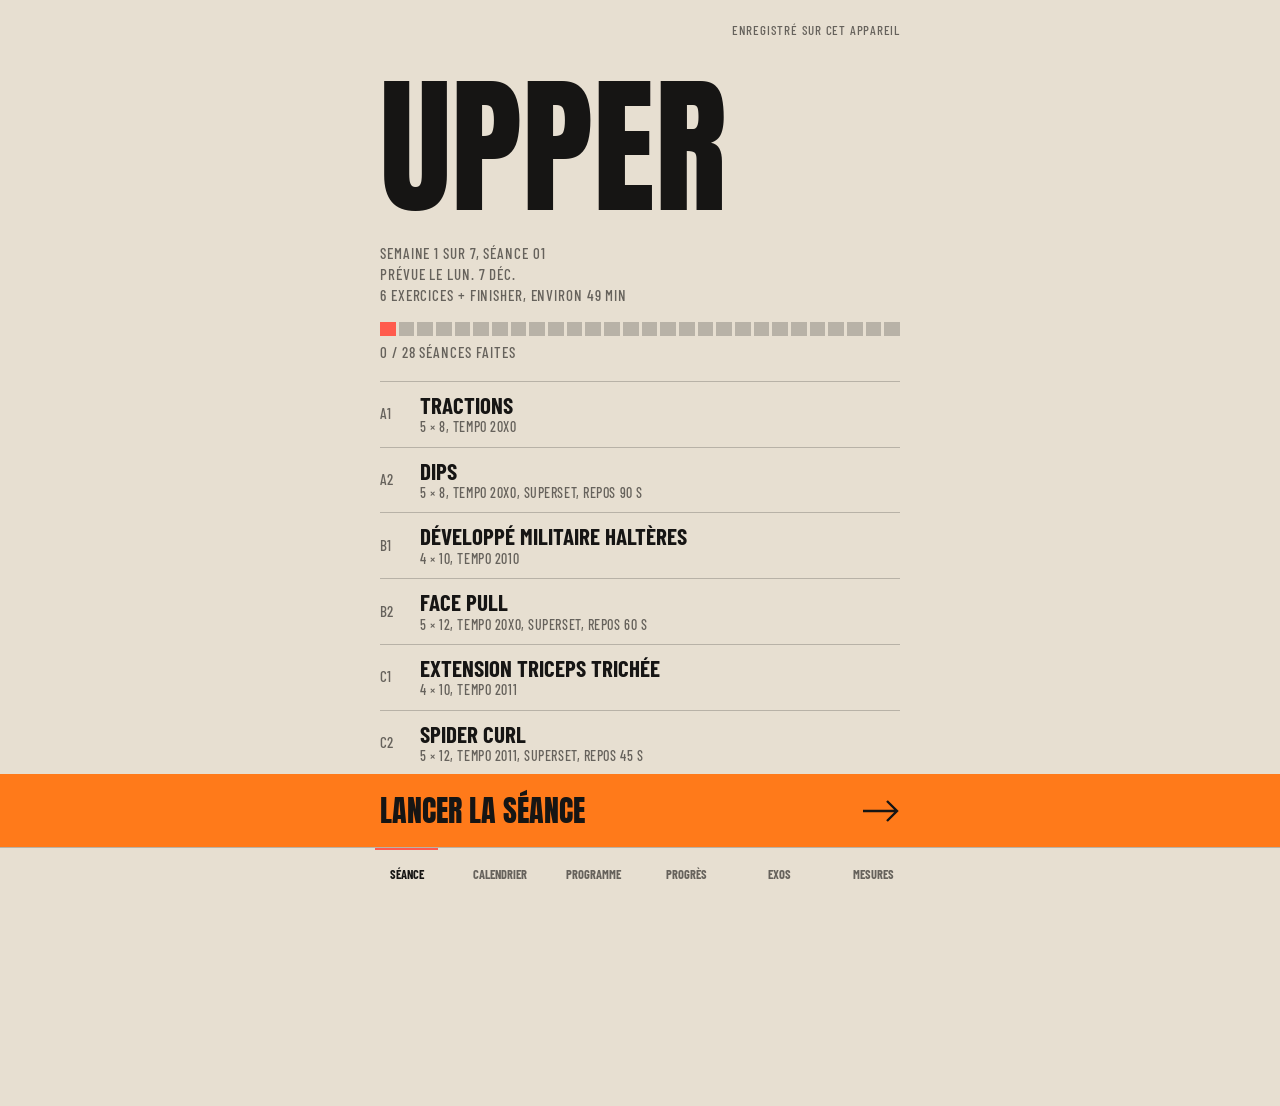
<file: index.html>
<!doctype html>
<html lang="fr">
<head>
<meta charset="utf-8">
<meta name="viewport" content="width=device-width, initial-scale=1, viewport-fit=cover">
<meta name="apple-mobile-web-app-capable" content="yes">
<meta name="mobile-web-app-capable" content="yes">
<meta name="apple-mobile-web-app-status-bar-style" content="black-translucent">
<meta name="apple-mobile-web-app-title" content="S7">
<meta name="theme-color" content="#161514">
<meta name="format-detection" content="telephone=no">
<title>S7 — Carnet SUPER7</title>
<link rel="manifest" href="manifest.webmanifest">
<link rel="apple-touch-icon" href="icons/apple-touch-icon.png">
<link rel="icon" type="image/png" sizes="192x192" href="icons/icon-192.png">
<link rel="preload" href="fonts/anton-latin-400-normal.woff2" as="font" type="font/woff2" crossorigin>
<link rel="preload" href="fonts/barlow-condensed-latin-700-normal.woff2" as="font" type="font/woff2" crossorigin>
<link rel="stylesheet" href="styles.css">
</head>
<body>
<div id="app"></div>
<div id="layer"></div>
<script src="app.js" defer></script>
</body>
</html>
</file>
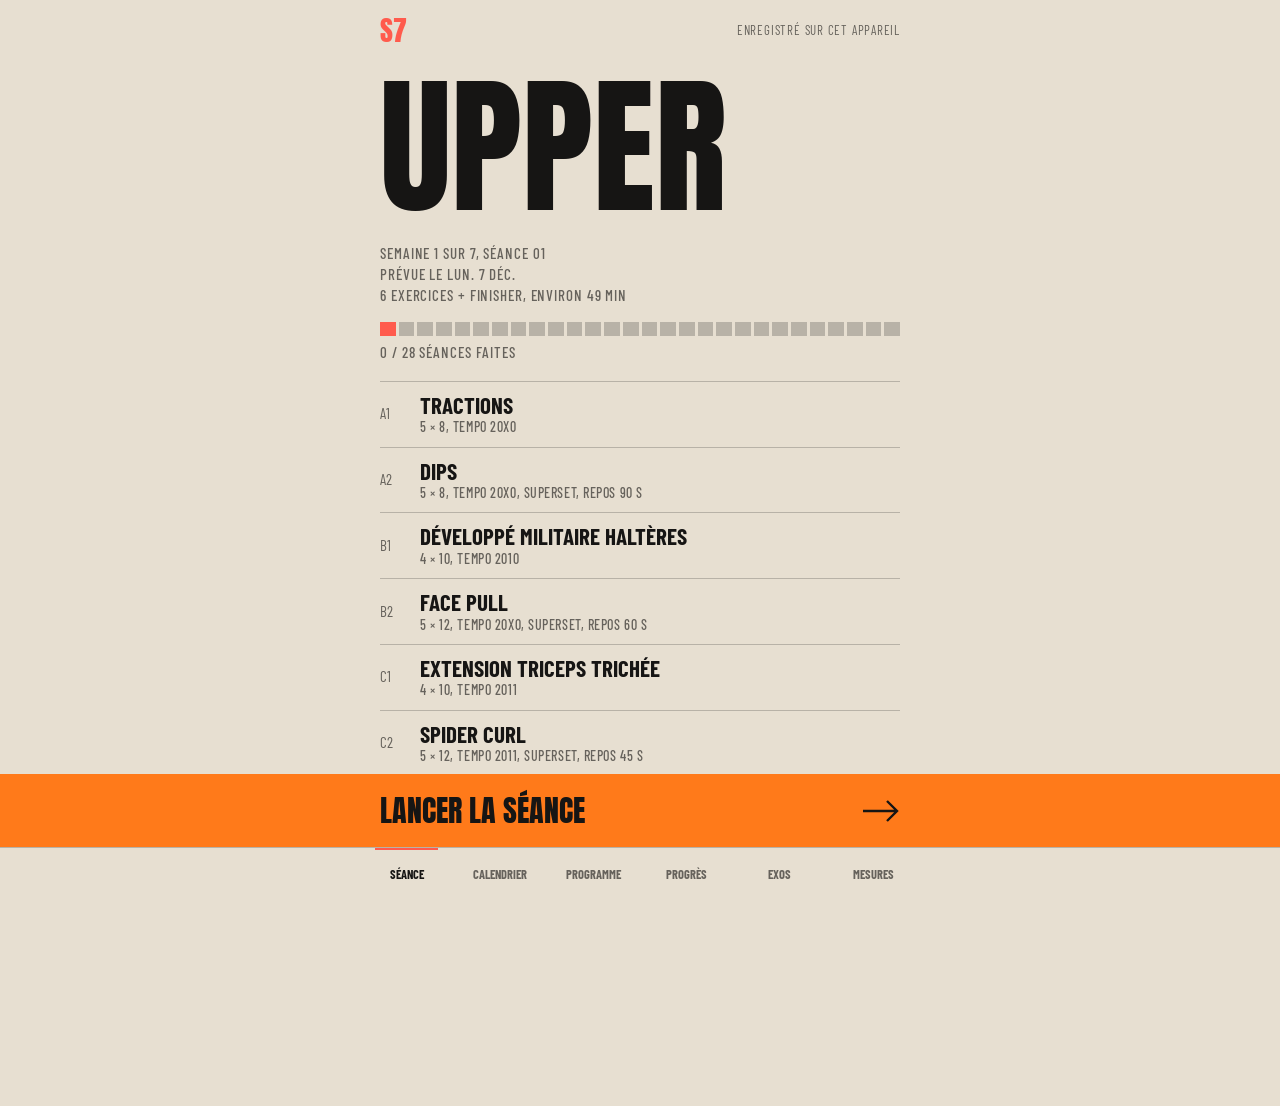
<file: super7-prototype.html>
<!doctype html>
<html lang="fr">
<head>
<meta charset="utf-8">
<meta name="viewport" content="width=device-width, initial-scale=1, viewport-fit=cover">
<title>S7 — Carnet SUPER7</title>
<link rel="preconnect" href="https://fonts.googleapis.com">
<link rel="preconnect" href="https://fonts.gstatic.com" crossorigin>
<link href="https://fonts.googleapis.com/css2?family=Anton&family=Barlow+Condensed:wght@500;600;700&family=Barlow:wght@400;500;600&display=swap" rel="stylesheet">
<style>
:root{
  --ink:#161514; --paper:#E7DFD1; --blood:#5A1914; --coral:#FF5B4D; --orange:#FF7A1A;
  --bg:var(--paper); --fg:var(--ink); --mute:rgba(22,21,20,.62); --rule:rgba(22,21,20,.22); --card:rgba(22,21,20,.06);
  --display:"Anton","Impact","Haettenschweiler","Arial Narrow",sans-serif;
  --cond:"Barlow Condensed","Arial Narrow",sans-serif;
  --body:"Barlow",system-ui,-apple-system,sans-serif;
  color-scheme:light;
  box-sizing:border-box;
  padding-top:env(safe-area-inset-top,0px);
  padding-bottom:env(safe-area-inset-bottom,0px);
}
@media (prefers-color-scheme: dark){
  :root:not([data-theme="light"]){ --bg:#161514; --fg:#E7DFD1; --mute:rgba(231,223,209,.6); --rule:rgba(231,223,209,.2); --card:rgba(231,223,209,.06); color-scheme:dark; }
}
:root[data-theme="dark"]{ --bg:#161514; --fg:#E7DFD1; --mute:rgba(231,223,209,.6); --rule:rgba(231,223,209,.2); --card:rgba(231,223,209,.06); color-scheme:dark; }
html{scroll-padding-top:env(safe-area-inset-top,0px);background:var(--bg)}
*,*::before,*::after{box-sizing:inherit}
body{margin:0;background:var(--bg);color:var(--fg);font-family:var(--body);font-size:16px;line-height:1.45;-webkit-font-smoothing:antialiased;-webkit-tap-highlight-color:transparent}
button,input,select{font:inherit;color:inherit}
button{cursor:pointer}
:focus-visible{outline:3px solid var(--coral);outline-offset:2px}
.wrap{max-width:560px;margin:0 auto;padding:0 20px 200px}
.top{display:flex;justify-content:space-between;align-items:center;padding:16px 0 4px;gap:12px}
.brand{font-family:var(--display);color:var(--coral);font-size:28px;line-height:1;background:none;border:0;padding:0}
.link{font-family:var(--cond);font-weight:600;letter-spacing:.08em;text-transform:uppercase;font-size:15px;background:none;border:0;padding:10px 0}
.coral{color:var(--coral)}
.h-xl{font-family:var(--display);font-weight:400;text-transform:uppercase;font-size:clamp(76px,25vw,150px);line-height:1.02;margin:22px 0 20px;overflow-wrap:break-word}
.h-l{font-family:var(--display);font-weight:400;text-transform:uppercase;font-size:clamp(40px,12vw,84px);line-height:1.04;margin:18px 0 14px;overflow-wrap:break-word;hyphens:auto}
.h-m{font-family:var(--display);font-weight:400;text-transform:uppercase;font-size:30px;line-height:1.08;margin:0}
.h-s{font-family:var(--cond);font-weight:700;text-transform:uppercase;font-size:22px;line-height:1.05;margin:0;letter-spacing:.01em}
.meta{font-family:var(--cond);font-weight:500;text-transform:uppercase;letter-spacing:.06em;font-size:15px;line-height:1.4;color:var(--mute);margin:0}
.p{margin:8px 0;max-width:62ch}
.small{font-size:14px;color:var(--mute)}
.rule{border:0;border-top:1px solid var(--rule);margin:22px 0}
.rows{margin:18px 0}
.row{display:flex;gap:14px;align-items:center;border-top:1px solid var(--rule);padding:12px 0}
.row:last-child{border-bottom:1px solid var(--rule)}
.row .num{font-family:var(--cond);font-size:15px;min-width:26px;color:var(--mute)}
.row .nm{font-family:var(--cond);font-weight:700;font-size:23px;text-transform:uppercase;line-height:1.02;flex:1;min-width:0}
.row .nm small{display:block;font-weight:500;font-size:14px;letter-spacing:.04em;color:var(--mute);margin-top:3px}
.row .val{font-family:var(--cond);font-weight:600;font-size:18px;white-space:nowrap}
.btn{font-family:var(--cond);font-weight:700;text-transform:uppercase;letter-spacing:.06em;font-size:16px;padding:13px 16px;border:2px solid currentColor;background:transparent;border-radius:0;line-height:1;display:inline-flex;align-items:center;justify-content:center;gap:8px}
.btn.sm{font-size:14px;padding:8px 10px;border-width:1.5px}
.btn.solid{background:var(--fg);color:var(--bg);border-color:var(--fg)}
.btn.orange{background:var(--orange);color:#161514;border-color:var(--orange)}
.btn.ghost{border-color:transparent;padding-left:0;padding-right:0}
.btn:disabled{opacity:.4}
.btns{display:flex;flex-wrap:wrap;gap:8px;margin:14px 0}
.cta{position:fixed;left:0;right:0;bottom:calc(52px + env(safe-area-inset-bottom,0px));z-index:20;background:var(--orange);color:#161514;border:0;width:100%;display:flex;justify-content:center;padding:0}
.cta span{width:100%;max-width:560px;display:flex;justify-content:space-between;align-items:center;padding:22px 20px;font-family:var(--display);font-size:30px;text-transform:uppercase;line-height:1}
.cta svg{width:38px;height:22px;flex:none}
.banner{display:flex;justify-content:space-between;align-items:center;gap:12px;background:var(--coral);color:#161514;padding:10px 14px;margin:14px 0;border:0;width:100%;text-align:left}
.banner b{font-family:var(--display);font-weight:400;font-size:19px;text-transform:uppercase}
.banner svg{width:28px;height:18px;flex:none}
.strip{display:grid;grid-template-columns:repeat(28,1fr);gap:3px;margin:16px 0 6px}
.strip i{height:14px;background:var(--rule)}
.strip i.done{background:var(--orange)}
.strip i.next{background:var(--coral)}
.chips{display:flex;gap:6px;overflow-x:auto;padding:4px 0 10px;scrollbar-width:none}
.chip{font-family:var(--cond);font-weight:600;text-transform:uppercase;letter-spacing:.05em;font-size:14px;padding:7px 11px;border:1.5px solid var(--rule);background:none;white-space:nowrap;border-radius:0}
.chip.on{background:var(--fg);color:var(--bg);border-color:var(--fg)}
.field{display:block;margin:12px 0}
.field span{display:block;font-family:var(--cond);font-weight:600;text-transform:uppercase;letter-spacing:.06em;font-size:13px;color:var(--mute);margin-bottom:4px}
.input{width:100%;background:transparent;border:0;border-bottom:2px solid var(--rule);padding:8px 0;font-family:var(--cond);font-weight:600;font-size:22px;border-radius:0}
.input:focus{outline:none;border-bottom-color:var(--coral)}
select.input{appearance:none;-webkit-appearance:none}
.grid2{display:grid;grid-template-columns:1fr 1fr;gap:14px}
.grid3{display:grid;grid-template-columns:repeat(3,1fr);gap:12px}
.stat .big{font-family:var(--display);font-size:44px;line-height:1.05}
.stat .lab{font-family:var(--cond);font-weight:600;text-transform:uppercase;letter-spacing:.06em;font-size:13px;color:var(--mute)}
.chart{width:100%;height:auto;display:block;margin:8px 0 4px;overflow:visible}
.scroll-x{overflow-x:auto}
details.tips{border-top:1px solid var(--rule);border-bottom:1px solid var(--rule);margin:16px 0}
details.tips summary{list-style:none;padding:14px 0;font-family:var(--cond);font-weight:700;font-size:20px;text-transform:uppercase;display:flex;justify-content:space-between}
details.tips summary::-webkit-details-marker{display:none}
details.tips summary::after{content:"+";font-family:var(--display);font-weight:400}
details.tips[open] summary::after{content:"−"}
.tip{padding:10px 0 12px;border-top:1px solid var(--rule)}
.tip h4{margin:0 0 4px;font-family:var(--cond);font-weight:700;text-transform:uppercase;font-size:17px}
.tip p{margin:0;max-width:62ch}
.tabs{display:flex;border-bottom:2px solid var(--fg);margin:8px 0 18px}
.tabs button{flex:1;background:none;border:0;padding:10px 4px;font-family:var(--cond);font-weight:700;text-transform:uppercase;letter-spacing:.04em;font-size:15px;color:var(--mute)}
.tabs button.on{background:var(--fg);color:var(--bg)}
.sess{margin:0 0 30px}
.blockh{font-family:var(--cond);font-weight:600;text-transform:uppercase;letter-spacing:.06em;font-size:13px;color:var(--mute);margin:16px 0 2px;display:flex;justify-content:space-between;align-items:center;gap:10px}
.sscheck{display:inline-flex;gap:7px;align-items:center;font-family:var(--cond);font-weight:700;text-transform:uppercase;letter-spacing:.05em;font-size:13px;color:var(--fg)}
.sscheck input{width:20px;height:20px;margin:0;accent-color:var(--orange)}
.tabbar{position:fixed;left:0;right:0;bottom:0;z-index:20;background:var(--bg);border-top:1px solid var(--rule);padding-bottom:env(safe-area-inset-bottom,0px)}
.tabbar .in{max-width:560px;margin:0 auto;display:grid;grid-template-columns:repeat(6,1fr)}
.tabbar button{height:52px;background:none;border:0;padding:0 2px;font-family:var(--cond);font-weight:700;text-transform:uppercase;letter-spacing:0;font-size:clamp(10.5px,3.1vw,12.5px);color:var(--mute);position:relative;min-width:0;overflow:hidden;text-overflow:clip;white-space:nowrap}
.tabbar button.on{color:var(--fg)}
.tabbar button.on::before{content:"";position:absolute;left:16%;right:16%;top:-1px;height:3px;background:var(--coral)}
.blk{margin:16px 0 4px;border-top:1px solid var(--rule)}
.blk button{display:grid;grid-template-columns:34px 1fr auto;gap:10px;align-items:center;width:100%;background:none;border:0;border-bottom:1px solid var(--rule);padding:10px 0;text-align:left;color:var(--mute);font-family:var(--cond);font-weight:700;text-transform:uppercase;font-size:19px;line-height:1.05}
.blk button.on{color:var(--paper)}
.blk button.on .lb{color:var(--coral)}
.blk .bs{font-weight:600;font-size:17px}
.exl{border-top:1px solid var(--rule);padding:12px 0 10px}
.exl-h{display:flex;align-items:baseline;gap:10px}
.exl-h .lb{font-family:var(--cond);font-weight:700;color:var(--coral);font-size:18px;min-width:26px}
.exl-h .h-s{flex:1;font-size:24px}
.exl .target{font-size:16px;margin-top:4px}
.finedit{border-top:2px solid var(--fg);margin-top:18px;padding-top:12px}
.rvh{font-family:var(--cond);font-weight:700;text-transform:uppercase;font-size:20px;margin:16px 0 4px}
.rvh:first-child{margin-top:0}
.cal{display:grid;grid-template-columns:repeat(7,1fr);gap:3px}
.cal .dh{font-family:var(--cond);font-weight:600;font-size:12px;text-transform:uppercase;color:var(--mute);text-align:center;padding:4px 0}
.cal .d{aspect-ratio:1/1.12;border:1px solid var(--rule);padding:3px;font-family:var(--cond);font-size:13px;display:flex;flex-direction:column;justify-content:space-between;background:none;text-align:left;border-radius:0}
.cal .d.out{visibility:hidden}
.cal .d.today{border:2px solid var(--fg)}
.cal .d b{font-family:var(--display);font-weight:400;font-size:15px;line-height:1}
.cal .d.plan{background:var(--card);border-color:var(--coral)}
.cal .d.plan b{color:var(--coral)}
.cal .d.done{background:var(--orange);border-color:var(--orange);color:#161514}
.cal .d.done b{color:#161514}
.cal .d.miss{border-style:dashed}
.cal .d.end{background:var(--coral);color:#161514;border-color:var(--coral)}
.cal .d.end b{color:#161514}
.month{font-family:var(--display);font-size:28px;text-transform:uppercase;margin:22px 0 8px}
.days{display:flex;gap:6px;flex-wrap:wrap}
.days button{width:44px;height:44px;border:1.5px solid var(--rule);background:none;font-family:var(--cond);font-weight:700;border-radius:0}
.days button.on{background:var(--coral);border-color:var(--coral);color:#161514}
.toggle{display:flex;justify-content:space-between;align-items:center;gap:12px;padding:12px 0;border-top:1px solid var(--rule)}
.toggle input{width:22px;height:22px;accent-color:var(--orange)}
/* sheets */
.sheet-bg{position:fixed;inset:0;z-index:50;background:rgba(10,9,8,.55);display:flex;align-items:flex-end;justify-content:center}
.sheet{background:var(--bg);color:var(--fg);width:100%;max-width:560px;max-height:88vh;overflow:auto;padding:18px 20px calc(24px + env(safe-area-inset-bottom,0px));border-top:6px solid var(--coral)}
.sheet .top{padding-top:0}
.menu a,.menu button.mi{display:block;width:100%;text-align:left;background:none;border:0;border-top:1px solid var(--rule);padding:12px 0;font-family:var(--display);font-size:36px;text-transform:uppercase;line-height:1;color:inherit;text-decoration:none}
/* session runner */
.run{position:fixed;inset:0;z-index:30;overflow:auto;background:var(--blood);color:var(--paper);--mute:rgba(231,223,209,.62);--rule:rgba(231,223,209,.22);--card:rgba(231,223,209,.07);--fg:var(--paper);--bg:var(--blood);color-scheme:dark;padding-top:env(safe-area-inset-top,0px)}
.run .wrap{padding-bottom:180px}
.run .counter{font-family:var(--cond);font-weight:600;color:var(--coral);letter-spacing:.06em;font-size:16px}
.run h1{color:var(--coral)}
.target{font-family:var(--cond);font-weight:600;text-transform:uppercase;letter-spacing:.04em;font-size:18px;display:flex;flex-wrap:wrap;gap:6px 16px;align-items:center}
.tempo-btn{background:none;border:0;border-bottom:1.5px dashed currentColor;padding:0;font:inherit;text-transform:inherit;letter-spacing:inherit}
.explain{background:var(--card);padding:10px 12px;margin:10px 0;font-size:15px}
.explain ol{margin:4px 0 0;padding-left:18px}
.sets{display:grid;grid-template-columns:repeat(4,1fr);gap:10px 8px;margin:20px 0 6px}
.cell{font-family:var(--display);text-align:left;line-height:1;padding:2px 0;border:0;background:none;color:rgba(231,223,209,.32)}
.cell .r{font-size:44px;display:block}
.cell .k{font-family:var(--cond);font-weight:600;font-size:14px;letter-spacing:.04em;display:block;margin-top:4px}
.cell.done{color:var(--paper)}
.cell.cur{color:var(--coral)}
.steppers{display:grid;grid-template-columns:1fr 1fr;gap:14px;margin:18px 0 8px}
.stepper span{display:block;font-family:var(--cond);font-weight:600;text-transform:uppercase;letter-spacing:.06em;font-size:13px;color:var(--mute);margin-bottom:6px}
.stepper div{display:flex;align-items:stretch;border:1.5px solid var(--rule)}
.stepper button{width:44px;background:none;border:0;font-family:var(--display);font-size:24px}
.stepper input{flex:1;min-width:0;width:100%;text-align:center;background:none;border:0;font-family:var(--display);font-size:34px;padding:6px 0;border-left:1.5px solid var(--rule);border-right:1.5px solid var(--rule);border-radius:0}
.stepper input:focus{outline:none;background:var(--card)}
.rest{margin:18px 0;border-top:2px solid var(--coral);padding-top:10px}
.rest .n{font-family:var(--display);font-size:clamp(110px,40vw,200px);line-height:1;color:var(--paper)}
.rest .n.mm{font-size:clamp(76px,24vw,150px)}
.bar{height:4px;background:var(--rule);margin:12px 0 4px;position:relative}
.bar i{position:absolute;left:0;top:0;bottom:0;background:var(--coral)}
.runfoot{position:fixed;left:0;right:0;bottom:0;z-index:31;background:var(--blood);pointer-events:none;padding-bottom:env(safe-area-inset-bottom,0px)}
.runfoot .in{max-width:560px;margin:0 auto;padding:0 20px;position:relative;height:96px;overflow:hidden;pointer-events:auto}
.runfoot .line{position:absolute;left:20px;right:120px;top:22px;height:3px;background:var(--rule)}
.runfoot .line i{position:absolute;left:0;top:0;bottom:0;background:var(--coral)}
.runfoot .clock{position:absolute;left:20px;top:44px;font-family:var(--cond);font-weight:600;font-size:18px;letter-spacing:.04em}
.runfoot .pause{position:absolute;left:44%;top:38px;font-family:var(--cond);font-weight:600;font-size:18px;letter-spacing:.06em;text-transform:uppercase;background:none;border:0;padding:6px 4px}
.runfoot .giant{position:absolute;right:6px;top:10px;font-family:var(--display);font-size:150px;line-height:.9;color:var(--paper)}
.runbtns{display:grid;gap:8px;margin:16px 0}
.runbtns .btn{width:100%;font-size:18px;padding:16px}
.runbtns .two{display:grid;grid-template-columns:1fr 1fr;gap:8px}
.review{background:var(--paper);color:var(--ink);padding:18px 16px;margin:16px 0;--mute:rgba(22,21,20,.62);--rule:rgba(22,21,20,.22);--fg:var(--ink);--bg:var(--paper)}
.review .rr{display:grid;grid-template-columns:54px 1fr 1fr 40px;gap:8px;align-items:center;border-top:1px solid var(--rule);padding:8px 0}
.review .rr input{width:100%;background:transparent;border:0;border-bottom:2px solid var(--rule);font-family:var(--display);font-size:26px;padding:4px 0;border-radius:0;color:var(--ink)}
.review .rr input:focus{outline:none;border-bottom-color:var(--coral)}
.review .x{background:none;border:0;font-family:var(--display);font-size:22px;color:var(--ink)}
.moves{margin:8px 0;padding:0;list-style:none}
.moves li{font-family:var(--cond);font-weight:700;font-size:22px;text-transform:uppercase;border-top:1px solid var(--rule);padding:8px 0}
.phase{font-family:var(--display);font-size:42px;text-transform:uppercase;line-height:1}
/* summary */
.sum{position:fixed;inset:0;z-index:30;overflow:auto;background:var(--paper);color:var(--ink);--fg:var(--ink);--bg:var(--paper);--mute:rgba(22,21,20,.62);--rule:rgba(22,21,20,.3);color-scheme:light;padding-top:env(safe-area-inset-top,0px)}
.sum .rows .row .nm{font-size:19px}
.again{background:var(--orange);color:#161514;border:0;width:100%;text-align:left;display:block;padding:0;overflow:hidden;margin-top:24px}
.again .w{font-family:var(--display);font-size:clamp(120px,42vw,220px);line-height:.9;display:block;white-space:nowrap;margin:14px -6px 0 -6px;text-transform:uppercase}
.again .l{display:flex;justify-content:space-between;align-items:center;font-family:var(--cond);font-weight:700;text-transform:uppercase;letter-spacing:.06em;font-size:17px;padding:10px 16px calc(18px + env(safe-area-inset-bottom,0px))}
.again svg{width:34px;height:20px}
.sync{font-family:var(--cond);font-size:13px;letter-spacing:.06em;text-transform:uppercase;color:var(--mute)}
.empty{border:1.5px dashed var(--rule);padding:18px;margin:14px 0}
@media (prefers-reduced-motion: reduce){*{transition:none!important;animation:none!important}}
</style>
</head>
<body>
<div id="app"></div>
<div id="layer"></div>
<script>
"use strict";
/* ============ DONNÉES DU PROGRAMME SUPER7 (4 séances / semaine) ============ */
const E=(n,t,s,r,note="",alt=[])=>({n,t,s,r,note,alt});
const FIN={
  frac:{type:"interval",title:"Fractionné",desc:"7 minutes : 20 s à fond, 40 s de récupération.",machines:"Vélo, rameur, SkiErg ou assault bike",rounds:7,work:20,rest:40},
  cal:{type:"cal",title:"2 × 70 calories",desc:"Deux fois 70 calories, récupération libre entre les deux.",machines:"Rameur, SkiErg, assault bike ou air runner",rounds:2},
  situp:{type:"fortime",title:"Sit up + burpees",desc:"7 tours de 10 sit up + 10 burpees, le plus vite possible.",rounds:7,moves:["10 sit up","10 burpees"]},
  enfer:{type:"amrap",title:"Cinq à sept en enfer",desc:"Un maximum de tours en 7 minutes, 7 répétitions par exercice.",dur:420,moves:["7 jumping jacks","7 jump squats","7 burpees","7 mountain climbers","7 sit up"]},
  abdos:{type:"amrap",title:"Routine abdos",desc:"Un maximum de tours en 7 minutes.",dur:420,moves:["7 crunchs bras tendus","7 relevés de genoux"]}
};
function finDef(x){
  if(!x)return null;if(typeof x==="string")return FIN[x]||null;
  if(x.type==="walk"){const dm=num(x.durMin)||20,sp=x.speed!=null&&x.speed!==""?num(x.speed):5,inc=x.incline!=null&&x.incline!==""?num(x.incline):10;
    return{type:"walk",title:"Marche inclinée",speed:sp,incline:inc,durMin:dm,dur:dm*60,desc:`${fmtKg(dm)} min à ${fmtKg(sp)} km/h, pente ${fmtKg(inc)} %`,machines:"Tapis de course"}}
  return null;
}
const PROGRAM=[
 {label:"Semaines 1 à 3",short:"S1–3",weeks:[1,2,3],sessions:[
  {name:"Upper",blocks:[
   {rest:90,ex:[E("Tractions","20X0",5,"8","Remplaçable par tirage vertical",["Tirage vertical"]),E("Dips","20X0",5,"8","Remplaçable par pompes (max de reps)",["Pompes"])]},
   {rest:60,ex:[E("Développé militaire haltères","2010",4,"10","À faire debout"),E("Face pull","20X0",5,"12")]},
   {rest:45,ex:[E("Extension triceps trichée","2011",4,"10"),E("Spider curl","2011",5,"12","Avec barre ou haltères")]}],fin:"frac"},
  {name:"Lower",blocks:[
   {rest:90,ex:[E("Leg curl","2010",5,"8","Allongé, assis ou debout"),E("Squat aux haltères","3010",5,"8","Talons surélevés")]},
   {rest:60,ex:[E("Soulevé de terre jambes tendues","21X0",4,"10","Aux haltères"),E("Step up","20X1",4,"10","Box à hauteur des genoux")]},
   {rest:45,ex:[E("Leg extension","",5,"12"),E("Fentes arrière","",5,"12","Focus fessiers")]}],fin:"situp"},
  {name:"Upper",blocks:[
   {rest:90,ex:[E("Tractions","20X0",4,"8","Remplaçable par tirage vertical",["Tirage vertical"]),E("Dips","20X0",4,"8","Remplaçable par pompes (max de reps)",["Pompes"])]},
   {rest:60,ex:[E("Développé incliné haltères","2010",5,"12"),E("Oiseau buste penché","2011",5,"15")]},
   {rest:45,ex:[E("Extension triceps corde","1011",5,"15","Derrière la tête"),E("Curl barre","2011",5,"15","Prise pronation")]}],fin:"cal"},
  {name:"Full body",blocks:[
   {rest:90,ex:[E("Squat guidé","30X0",5,"8","Remplaçable par hack squat ou squat pendule",["Hack squat","Squat pendule"]),E("Sissy squat","rapide",5,"15","Au poids du corps")]},
   {rest:60,ex:[E("Développé couché","2010",4,"10","Possible à la machine guidée"),E("Dips sur banc","2011",5,"12","Sur le rebord d’un banc")]},
   {rest:45,ex:[E("Tirage horizontal","2010",4,"10","Focus trapèzes, possible à la machine"),E("Élévations latérales","2010",5,"15")]}],fin:"frac"}]},
 {label:"Semaines 4 et 5",short:"S4–5",weeks:[4,5],sessions:[
  {name:"Legs",blocks:[
   {rest:90,ex:[E("Soulevé de terre jambes tendues","2110",5,"10-10-8-8-6"),E("Air squat","rapide",5,"20-20-16-16-12","Avec cale sous les talons")]},
   {rest:60,ex:[E("Leg extension","20X0",4,"10"),E("Fentes bulgares","21X0",5,"12","Focus quadriceps, une série = une jambe")]},
   {rest:45,ex:[E("Goblet squat","2010",4,"15","Focus fessiers"),E("Hip thrust","1011",5,"20","Au poids du corps")]}],fin:"enfer"},
  {name:"Push",blocks:[
   {rest:90,ex:[E("Développé couché","20X0",5,"10","Possible à la barre guidée"),E("Écarté couché","2010",5,"12","Ou pec deck",["Pec deck"])]},
   {rest:60,ex:[E("Développé incliné haltères","20X0",5,"12"),E("Élévations latérales","2010",5,"12","À plat ventre sur le même banc")]},
   {rest:45,ex:[E("Extension triceps poulie haute","2010",4,"10-8-6-4","Avec corde"),E("Extension triceps trichée","2010",4,"20-16-12-8","Aux haltères, possible au sol")]}],fin:"cal"},
  {name:"Pull",blocks:[
   {rest:90,ex:[E("Tirage vertical unilatéral","2010",5,"10","Prise neutre, focus grand dorsal"),E("Rowing un bras","1010",5,"10","Focus grand dorsal")]},
   {rest:60,ex:[E("Tirage horizontal","2011",5,"8","Focus trapèzes"),E("Oiseau buste penché","20X1",4,"10")]},
   {rest:45,ex:[E("Curl incliné","1010",5,"15","Pas trop incliné"),E("Curl barre","2011",4,"12","En pronation")]}],fin:"abdos"},
  {name:"Quadris, fessiers, pecs, mollets",blocks:[
   {rest:90,ex:[E("Squat guidé","2010",4,"12","Ou hack squat / squat pendule",["Hack squat","Squat pendule"]),E("Step up","",4,"10","Step à hauteur des genoux")]},
   {rest:60,ex:[E("Développé semi-incliné","2010",4,"12-10-8-8","Barre guidée ou machine convergente",["Développé machine convergente"]),E("Pompes","2010",5,"max")]},
   {rest:45,ex:[E("Dips","2010",4,"12-10-8-8"),E("Mollets debout","2011",5,"20","Au poids du corps")]}],fin:"frac"}]},
 {label:"Semaines 6 et 7",short:"S6–7",weeks:[6,7],sessions:[
  {name:"Full body 1",blocks:[
   {rest:90,ex:[E("Squat","2010",5,"10","Avec cale sous les talons"),E("Développé militaire haltères","rapide",5,"15","Debout aux haltères")]},
   {rest:60,ex:[E("Développé semi-incliné","20X0",5,"10","Aux haltères"),E("Soulevé de terre jambes tendues","2010",4,"8","Focus fessiers")]},
   {rest:60,ex:[E("Tirage vertical","21X0",5,"10","Prise pronation"),E("Goblet squat","2010",4,"12","Aux haltères")]}],fin:"cal"},
  {name:"Full body 2",blocks:[
   {rest:60,ex:[E("Développé incliné haltères","20X0",5,"12"),E("Curl incliné","20X1",5,"12")]},
   {rest:60,ex:[E("Tirage horizontal","2010",4,"6-8-10-12","Focus trapèzes, possible à la machine"),E("Extension triceps trichée","20X1",4,"5-8-8-10")]},
   {rest:60,ex:[E("Leg extension","2010",5,"15-12-10-8-8"),E("Fentes arrière","",5,"15-12-10-8-8","Une rep = droite + gauche")]}],fin:"frac"},
  {name:"Full body 3",blocks:[
   {rest:90,ex:[E("Squat guidé","30X0",5,"10","Ou hack squat / squat pendule",["Hack squat","Squat pendule"]),E("Rowing buste penché","1010",5,"12","Focus trapèzes et arrière d’épaules")]},
   {rest:45,ex:[E("Dips","21X0",6,"10","Lestés si nécessaire, ou pompes",["Pompes"]),E("Rowing un bras","20X1",6,"10","Focus grand dorsal : une série de dips = un bras au rowing")]},
   {rest:30,ex:[E("Leg curl","1010",6,"12"),E("Élévations latérales","2010",5,"12")]}],fin:"situp"},
  {name:"Full body 4",blocks:[
   {rest:60,ex:[E("Tractions prise neutre","2010",5,"12-10-8-8-6","Ou tirage vertical prise neutre",["Tirage vertical prise serrée"]),E("Oiseau buste penché","1010",5,"15")]},
   {rest:90,ex:[E("Presse à cuisses","30X0",5,"12","Pieds bas sur la plateforme"),E("Fentes bulgares","10X0",4,"20-20-15-15")]},
   {rest:60,ex:[E("Pompes","2010",5,"12"),E("Pec deck inversé","2010",4,"12")]}],fin:"cal"}]}
];
const TIPS=[
 {t:"Avant de commencer",d:"Prends une photo dans le miroir et un maximum de mesures (poids, tour de taille, tour de bras). Refais-les en fin de programme : on n’améliore que ce qu’on mesure. L’onglet Mesures est là pour ça."},
 {t:"Répétitions et séries",d:"Les répétitions, c’est le nombre de fois où tu soulèves la charge. Les séries, c’est le nombre de fois où tu répètes ce paquet de répétitions, avec le temps de repos indiqué entre chaque. Quand tu vois 10-10-8-8-6, chaque série a sa propre cible."},
 {t:"Le tempo en 4 chiffres",d:"1er chiffre : la descente (phase de retenue). 2e : la pause en bas. 3e : la montée, l’effort. 4e : la pause en haut. Un X veut dire explosif, le plus vite possible. Exemple 30X0 au squat : 3 s de descente, pas de pause, remontée explosive, on enchaîne."},
 {t:"Superset",d:"Dans le PDF, les exercices reliés par un liseré rouge s’enchaînent sans repos, et le repos se prend après les deux. Dans l’appli, chaque bloc est un superset par défaut. Décoche « Superset » sur un bloc pour faire ses exercices l’un après l’autre."},
 {t:"Rest-pause",d:"Sur un gros volume (100 reps par exemple), le but est de les boucler en un minimum de séries avec un repos court entre elles, autour de 30 s."},
 {t:"AMRAP",d:"Le maximum de tours possible dans le temps donné. Tu enchaînes les répétitions de chaque exercice et tu recommences jusqu’à la fin du chrono."},
 {t:"For time",d:"Tu fais le nombre de tours indiqué le plus vite possible. Le chrono tourne jusqu’au dernier tour."},
 {t:"Progresser sur 7 semaines",d:"Quand tu atteins le haut de la fourchette de répétitions sur toutes les séries avec un tempo propre, monte la charge à la séance suivante. L’appli te rappelle ta charge précédente à chaque exercice."}
];
/* Base d’exercices : sélection traduite de free-exercise-db (domaine public, github.com/yuhonas/free-exercise-db) */
const LIB_RAW=`Développé couché|Pectoraux|Barre|c|Barbell Bench Press
Développé couché haltères|Pectoraux|Haltères|c|Dumbbell Bench Press
Développé incliné haltères|Pectoraux|Haltères|c|Incline Dumbbell Press
Développé incliné barre|Pectoraux|Barre|c|Barbell Incline Bench Press
Développé semi-incliné|Pectoraux|Haltères|c|Low incline press
Développé décliné|Pectoraux|Barre|c|Decline Barbell Bench Press
Développé machine convergente|Pectoraux|Machine|c|Machine Bench Press
Écarté couché|Pectoraux|Haltères|c|Dumbbell Flyes
Écarté incliné|Pectoraux|Haltères|c|Incline Dumbbell Flyes
Pec deck|Pectoraux|Machine|c|Butterfly
Écarté poulie vis-à-vis|Pectoraux|Poulie|c|Cable Crossover
Pompes|Pectoraux|Poids du corps|p|Pushups
Pompes déclinées|Pectoraux|Poids du corps|p|Decline Push-Up
Dips|Pectoraux|Poids du corps|p|Dips Chest Version
Pull-over haltère|Pectoraux|Haltères|c|Bent-Arm Dumbbell Pullover
Tractions|Dos|Poids du corps|p|Pullups
Tractions prise neutre|Dos|Poids du corps|p|Neutral grip pull-up
Tractions supination|Dos|Poids du corps|p|Chin-Up
Tirage vertical|Dos|Poulie|c|Wide-Grip Lat Pulldown
Tirage vertical prise serrée|Dos|Poulie|c|Close-Grip Lat Pulldown
Tirage vertical unilatéral|Dos|Poulie|c|Single-arm lat pulldown
Tirage horizontal|Dos|Poulie|c|Seated Cable Rows
Rowing buste penché|Dos|Barre|c|Bent Over Barbell Row
Rowing un bras|Dos|Haltères|c|One-Arm Dumbbell Row
Rowing T-bar|Dos|Barre|c|T-Bar Row
Rowing inversé|Dos|Poids du corps|p|Inverted Row
Pull-over poulie|Dos|Poulie|c|Straight-Arm Pulldown
Soulevé de terre|Dos|Barre|c|Barbell Deadlift
Extension lombaire|Lombaires|Poids du corps|p|Hyperextensions Back Extensions
Développé militaire|Épaules|Barre|c|Standing Military Press
Développé militaire haltères|Épaules|Haltères|c|Standing Dumbbell Press
Développé Arnold|Épaules|Haltères|c|Arnold Dumbbell Press
Élévations latérales|Épaules|Haltères|c|Side Lateral Raise
Élévations latérales poulie|Épaules|Poulie|c|Cable Lateral Raise
Élévations frontales|Épaules|Haltères|c|Front Dumbbell Raise
Oiseau buste penché|Épaules|Haltères|c|Bent Over Rear Delt Raise
Pec deck inversé|Épaules|Machine|c|Reverse Machine Flyes
Face pull|Épaules|Poulie|c|Face Pull
Rowing menton|Épaules|Barre|c|Upright Barbell Row
Shrug haltères|Trapèzes|Haltères|c|Dumbbell Shrug
Shrug barre|Trapèzes|Barre|c|Barbell Shrug
Curl barre|Biceps|Barre|c|Barbell Curl
Curl haltères|Biceps|Haltères|c|Dumbbell Bicep Curl
Curl marteau|Biceps|Haltères|c|Hammer Curls
Curl incliné|Biceps|Haltères|c|Incline Dumbbell Curl
Spider curl|Biceps|Barre|c|Spider Curl
Curl pupitre|Biceps|Barre|c|Preacher Curl
Curl poulie|Biceps|Poulie|c|Standing Biceps Cable Curl
Curl concentré|Biceps|Haltères|c|Concentration Curls
Extension triceps poulie haute|Triceps|Poulie|c|Triceps Pushdown Rope
Extension triceps corde|Triceps|Poulie|c|Cable Rope Overhead Triceps Extension
Extension triceps trichée|Triceps|Haltères|c|Lying Dumbbell Tricep Extension
Barre au front|Triceps|Barre|c|EZ-Bar Skullcrusher
Kickback triceps|Triceps|Haltères|c|Tricep Dumbbell Kickback
Dips sur banc|Triceps|Poids du corps|p|Bench Dips
Développé couché prise serrée|Triceps|Barre|c|Close-Grip Barbell Bench Press
Extension nuque haltère|Triceps|Haltères|c|Standing Dumbbell Triceps Extension
Squat|Quadriceps|Barre|c|Barbell Full Squat
Squat guidé|Quadriceps|Machine|c|Smith Machine Squat
Hack squat|Quadriceps|Machine|c|Hack Squat
Squat pendule|Quadriceps|Machine|c|Pendulum squat
Squat aux haltères|Quadriceps|Haltères|c|Dumbbell Squat
Goblet squat|Quadriceps|Haltères|c|Goblet Squat
Front squat|Quadriceps|Barre|c|Front Barbell Squat
Presse à cuisses|Quadriceps|Machine|c|Leg Press
Leg extension|Quadriceps|Machine|c|Leg Extensions
Sissy squat|Quadriceps|Poids du corps|p|Sissy Squat
Air squat|Quadriceps|Poids du corps|p|Bodyweight Squat
Fentes avant|Quadriceps|Haltères|c|Dumbbell Lunges
Fentes arrière|Fessiers|Haltères|c|Dumbbell Rear Lunge
Fentes bulgares|Quadriceps|Haltères|c|Split Squat with Dumbbells
Fentes marchées|Quadriceps|Haltères|c|Walking Lunges
Step up|Fessiers|Haltères|c|Dumbbell Step Ups
Jump squat|Quadriceps|Poids du corps|p|Freehand Jump Squat
Leg curl|Ischios|Machine|c|Lying Leg Curls
Leg curl assis|Ischios|Machine|c|Seated Leg Curl
Soulevé de terre jambes tendues|Ischios|Haltères|c|Stiff-Legged Dumbbell Deadlift
Soulevé de terre roumain|Ischios|Barre|c|Romanian Deadlift
Good morning|Ischios|Barre|c|Good Morning
Nordic curl|Ischios|Poids du corps|p|Glute Ham Raise
Hip thrust|Fessiers|Barre|c|Barbell Hip Thrust
Pont fessier|Fessiers|Poids du corps|p|Glute Bridge
Kickback fessier poulie|Fessiers|Poulie|c|Glute Kickback
Abduction machine|Fessiers|Machine|c|Thigh Abductor
Kettlebell swing|Fessiers|Kettlebell|c|Kettlebell Swing
Mollets debout|Mollets|Machine|c|Standing Calf Raises
Mollets assis|Mollets|Machine|c|Seated Calf Raise
Mollets à la presse|Mollets|Machine|c|Calf Press On Leg Press
Crunch|Abdos|Poids du corps|p|Crunches
Crunch bras tendus|Abdos|Poids du corps|p|Crunch Hands Overhead
Crunch poulie|Abdos|Poulie|c|Cable Crunch
Relevé de genoux|Abdos|Poids du corps|p|Hanging Knee Raise
Relevé de jambes|Abdos|Poids du corps|p|Hanging Leg Raise
Sit up|Abdos|Poids du corps|p|Sit-Up
Gainage|Abdos|Poids du corps|d|Plank
Gainage latéral|Abdos|Poids du corps|d|Side Plank
Russian twist|Abdos|Poids du corps|p|Russian Twist
Roue abdominale|Abdos|Accessoire|p|Ab Roller
Mountain climber|Cardio|Poids du corps|p|Mountain Climbers
Burpees|Cardio|Poids du corps|p|Burpee
Jumping jack|Cardio|Poids du corps|p|Jumping Jacks
Box jump|Cardio|Poids du corps|p|Box Jump
Corde à sauter|Cardio|Accessoire|d|Rope Jumping
Rameur|Cardio|Cardio|d|Rowing Stationary
Vélo|Cardio|Cardio|d|Bicycling Stationary
SkiErg|Cardio|Cardio|d|Ski erg
Assault bike|Cardio|Cardio|d|Air bike
Curl poignets|Avant-bras|Barre|c|Wrist Curl
Farmer walk|Avant-bras|Haltères|d|Farmer’s Walk`;
const BASE_LIB=LIB_RAW.split("\n").map(l=>{const [n,m,q,t,en]=l.split("|");return{n,m,q,t,en,custom:false}});
const MUSCLES=["Pectoraux","Dos","Épaules","Trapèzes","Biceps","Triceps","Quadriceps","Ischios","Fessiers","Mollets","Abdos","Lombaires","Avant-bras","Cardio"];
const EQUIP=["Barre","Haltères","Poulie","Machine","Poids du corps","Kettlebell","Accessoire","Cardio"];
const TYPES={c:"Charge + répétitions",p:"Poids du corps (lest possible)",d:"Durée"};

/* ============ UTILITAIRES ============ */
const $=s=>document.querySelector(s);
const pad=n=>String(n).padStart(2,"0");
const ymd=d=>`${d.getFullYear()}-${pad(d.getMonth()+1)}-${pad(d.getDate())}`;
const parseYmd=s=>{const [y,m,d]=s.split("-").map(Number);return new Date(y,m-1,d)};
const today=()=>ymd(new Date());
const JC=["dim.","lun.","mar.","mer.","jeu.","ven.","sam."];
const JL=["dimanche","lundi","mardi","mercredi","jeudi","vendredi","samedi"];
const MOIS=["janvier","février","mars","avril","mai","juin","juillet","août","septembre","octobre","novembre","décembre"];
const MC=["janv.","févr.","mars","avr.","mai","juin","juil.","août","sept.","oct.","nov.","déc."];
const fmtD=s=>{const d=parseYmd(s);return `${JC[d.getDay()]} ${d.getDate()} ${MC[d.getMonth()]}`};
const fmtShort=s=>{const d=parseYmd(s);return `${d.getDate()} ${MC[d.getMonth()]}`};
const esc=s=>String(s??"").replace(/[&<>"']/g,c=>({"&":"&amp;","<":"&lt;",">":"&gt;",'"':"&quot;","'":"&#39;"}[c]));
const slug=s=>String(s).normalize("NFD").replace(/[\u0300-\u036f]/g,"").toLowerCase().replace(/[^a-z0-9]+/g,"-").replace(/^-|-$/g,"");
const num=v=>{const n=parseFloat(String(v).replace(",","."));return isFinite(n)?n:0};
const fmtKg=n=>{n=Math.round(n*100)/100;return String(n).replace(".",",")};
const mmss=sec=>{sec=Math.max(0,Math.round(sec));return `${pad(Math.floor(sec/60))}:${pad(sec%60)}`};
const ARROW=`<svg viewBox="0 0 38 22" fill="none" stroke="currentColor" stroke-width="2.4" aria-hidden="true"><path d="M1 11h34M25 1l10 10-10 10"/></svg>`;
function parseReps(r,s){
  const str=String(r||"").trim();
  if(str.includes("-")){const a=str.split("-").map(x=>x.trim());while(a.length<s)a.push(a[a.length-1]);return a.slice(0,Math.max(s,a.length))}
  return Array(s||3).fill(str||"10");
}
function decodeTempo(t){
  if(!t)return null;
  if(!/^[0-9X]{4}$/i.test(t))return {text:t==="rapide"?"Tempo rapide : exécution dynamique, sans temps d’arrêt.":t};
  const c=t.toUpperCase().split("");
  const v=(x,label,zero)=>x==="X"?`${label} explosive`:x==="0"?zero:`${label} : ${x} s`;
  return {steps:[v(c[0],"Descente (retenue)","Descente libre"),v(c[1],"Pause en position basse","Pas de pause en bas"),v(c[2],"Montée (effort)","Montée"),v(c[3],"Pause en haut","Pas de pause en haut, on enchaîne")]};
}

/* ============ ÉTAT & STOCKAGE ============ */
const LS_KEY="s7-carnet-v1";
const DEFAULT={settings:{start:nextMonday(),days:[1,2,4,5],autoRest:true,updatedAt:0},custom:[],overrides:{},body:[],logs:{},live:null,stateAt:0,liveAt:0};
function nextMonday(){const d=new Date();const dd=d.getDay();if(dd!==1){d.setDate(d.getDate()+((8-dd)%7||7))}return ymd(d)}
let S;
try{S=Object.assign(structuredClone(DEFAULT),JSON.parse(localStorage.getItem(LS_KEY)||"{}"))}catch(e){S=structuredClone(DEFAULT)}
if(S.live&&S.live.v!==2)S.live=null;
let UI={view:"accueil",phase:null,progEx:null,q:"",muscle:"",basket:[],tempoOpen:false,syncNote:"Enregistré sur cet appareil"};
const store={db:null,uid:null,chains:{},
  local(){if(UI.demo)return;try{localStorage.setItem(LS_KEY,JSON.stringify(S))}catch(e){}},
  put(id,data){
    if(UI.demo||!this.db||!this.uid)return;
    const ref=this.db.collection("data/users/"+this.uid).doc(id);
    this.chains[id]=(this.chains[id]||Promise.resolve()).then(()=>data===null?ref.delete():ref.set(data)).catch(err=>{if(err&&err.code==="quota_exceeded"){UI.syncNote="Stockage en ligne plein";paintSync()}});
  },
  async init(){
    try{
      if(!window.claude||!window.claude.use)return;
      const [db,user]=await Promise.all([claude.use("db"),claude.use("user")]);
      if(!db||!user)return;
      const uid=await user.id(); if(!uid)return;
      this.db=db;this.uid=uid;
      const timer=setTimeout(()=>{UI.syncNote="Synchronisation en attente";paintSync()},10000);
      const snap=await db.collection("data/users/"+uid).get();
      clearTimeout(timer);
      const remote={};snap.docs.forEach(d=>{if(d.exists)remote[d.id]=d.data()});
      const shown=S;if(UI.demo)S=REAL;
      let changed=false;
      const st=remote.state;
      if(st&&(st.updatedAt||0)>(S.stateAt||0)){S.settings=st.settings||S.settings;S.custom=st.custom||[];S.overrides=st.overrides||{};S.body=st.body||[];S.stateAt=st.updatedAt;changed=true}
      else if(S.stateAt) this.put("state",statePayload());
      Object.keys(remote).filter(k=>k.startsWith("log_")).forEach(k=>{const l=remote[k];const key=k.slice(4);if(!S.logs[key]||(l.updatedAt||0)>(S.logs[key].updatedAt||0)){S.logs[key]=l;changed=true}});
      Object.keys(S.logs).forEach(key=>{if(!remote["log_"+key])this.put("log_"+key,S.logs[key])});
      const lv=remote.live;
      if(lv&&(lv.updatedAt||0)>(S.liveAt||0)){S.live=lv.live||null;S.liveAt=lv.updatedAt;changed=true}
      UI.syncNote="Synchronisé avec ton compte";
      if(UI.demo){REAL=S;S=shown}else this.local();
      if(changed)render();else paintSync();
    }catch(e){UI.syncNote="Enregistré sur cet appareil";paintSync()}
  }
};
function statePayload(){return{settings:S.settings,custom:S.custom,overrides:S.overrides,body:S.body,updatedAt:S.stateAt}}
function saveState(){S.stateAt=Date.now();store.local();store.put("state",statePayload())}
function saveLog(key){S.logs[key].updatedAt=Date.now();store.local();store.put("log_"+key,S.logs[key])}
function deleteLog(key){delete S.logs[key];store.local();store.put("log_"+key,null)}
function saveLive(){S.liveAt=Date.now();store.local();store.put("live",{live:S.live,updatedAt:S.liveAt})}
function paintSync(){document.querySelectorAll("[data-sync]").forEach(e=>e.textContent=UI.syncNote)}

/* ============ LOGIQUE PROGRAMME ============ */
const library=()=>BASE_LIB.concat(S.custom.map(c=>({...c,custom:true})));
const libFind=n=>library().find(x=>slug(x.n)===slug(n));
const exType=n=>(libFind(n)||{}).t||"c";
const phaseOf=w=>w<=3?0:w<=5?1:2;
function schedule(){
  const days=(S.settings.days&&S.settings.days.length)?S.settings.days:[1,2,4,5];
  const out=[];const d=parseYmd(S.settings.start);let g=0;
  while(out.length<28&&g<500){if(days.includes(d.getDay()))out.push(ymd(d));d.setDate(d.getDate()+1);g++}
  return out;
}
function slots(){const sc=schedule();return sc.map((date,k)=>{const week=Math.floor(k/4)+1,s=k%4;return{k,week,s,ph:phaseOf(week),key:`w${week}s${s+1}`,date}})}
const isDone=key=>!!(S.logs[key]&&S.logs[key].kind==="prog");
function nextSlot(){return slots().find(x=>!isDone(x.key))||null}
function getSession(ph,s){
  const base=PROGRAM[ph].sessions[s];const ov=S.overrides[`p${ph}s${s}`]||{};
  const blocks=base.blocks.map((b,bi)=>({rest:b.rest,superset:!(ov.ss&&ov.ss[bi]===false),ex:b.ex.map((e,i)=>{const sw=ov.swap&&ov.swap[`${bi}-${i}`];return sw?{...e,n:sw,orig:e.n}:{...e}})}));
  if(ov.extra&&ov.extra.length){let cur=null;ov.extra.forEach((x,xi)=>{const e={...x,xi};if(x.ss&&cur)cur.ex.push(e);else{cur={rest:x.rest||90,bonus:true,ex:[e]};blocks.push(cur)}});blocks.forEach(b=>{if(b.bonus)b.superset=b.ex.length>1})}
  const fin=ov.fin?(ov.fin.type==="none"?null:ov.fin):base.fin;
  return{name:base.name,blocks,fin,baseFin:base.fin};
}
function buildSteps(sess){
  const out=[];
  sess.blocks.forEach((b,bi)=>{const lt=String.fromCharCode(65+bi);
    const exs=b.ex.map((e,i)=>({label:lt+(i+1),n:e.n,t:e.t||"",s:e.s,r:e.r,note:e.note||"",alt:e.alt||[]}));
    if(b.superset&&exs.length>1)out.push({kind:"ex",label:lt,bonus:!!b.bonus,superset:true,rest:b.rest,exs,rounds:Math.max(...exs.map(x=>x.s))});
    else exs.forEach(x=>out.push({kind:"ex",label:x.label,bonus:!!b.bonus,superset:false,rest:b.rest,exs:[x],rounds:x.s}));
  });
  if(sess.fin)out.push({kind:"fin",fin:sess.fin});
  return out;
}
function estMinutes(sess){let sec=0;sess.blocks.forEach(b=>b.ex.forEach(e=>{sec+=e.s*(45+b.rest*(b.superset?.5:1))}));return Math.round(sec/60+(sess.fin?(finDef(sess.fin).dur||420)/60+1:0)+5)}
function history(name){
  const sl=slug(name);const out=[];
  Object.values(S.logs).forEach(l=>(l.ex||[]).forEach(e=>{if(slug(e.n)===sl&&e.sets&&e.sets.length)out.push({date:l.date,sets:e.sets,key:l.key})}));
  return out.sort((a,b)=>a.date<b.date?-1:a.date>b.date?1:0);
}
const e1rm=(kg,reps)=>kg>0&&reps>0?kg*(1+Math.min(reps,15)/30):0;
function lastKg(name){const h=history(name);if(!h.length)return"";const s=h[h.length-1].sets;const k=Math.max(...s.map(x=>num(x.kg)));return k>0?fmtKg(k):""}

/* ============ AUDIO / VIBRATION / ÉCRAN ============ */
let AC=null,wake=null;
function unlockAudio(){try{if(!AC)AC=new (window.AudioContext||window.webkitAudioContext)();if(AC.state==="suspended")AC.resume()}catch(e){}}
function beep(f=880,d=.14,delay=0){try{if(!AC)return;const o=AC.createOscillator(),g=AC.createGain();o.type="square";o.frequency.value=f;g.gain.setValueAtTime(.0001,AC.currentTime+delay);g.gain.exponentialRampToValueAtTime(.25,AC.currentTime+delay+.01);g.gain.exponentialRampToValueAtTime(.0001,AC.currentTime+delay+d);o.connect(g).connect(AC.destination);o.start(AC.currentTime+delay);o.stop(AC.currentTime+delay+d+.05)}catch(e){}}
function alarm(){beep(988,.18,0);beep(988,.18,.25);beep(1319,.35,.5);try{navigator.vibrate&&navigator.vibrate([250,120,250,120,400])}catch(e){}}
async function keepAwake(on){try{if(on&&!wake&&navigator.wakeLock){wake=await navigator.wakeLock.request("screen");wake.addEventListener("release",()=>{wake=null})}else if(!on&&wake){await wake.release();wake=null}}catch(e){}}

/* ============ MODE DÉMO ============ */
let REAL=null;
function makeDemo(){
  let seed=7;const rnd=()=>{seed|=0;seed=seed+0x6D2B79F5|0;let t=Math.imul(seed^seed>>>15,1|seed);t=t+Math.imul(t^t>>>7,61|t)^t;return((t^t>>>14)>>>0)/4294967296};
  const ri=(a,b)=>a+Math.floor(rnd()*(b-a+1));
  const mon=new Date();mon.setDate(mon.getDate()-((mon.getDay()+6)%7)-35);
  const D={settings:{start:ymd(mon),days:[1,2,4,5],autoRest:true},custom:[],overrides:{},body:[],logs:{},live:null,stateAt:0,liveAt:0};
  const keep=S;S=D;
  const BASE={"Développé couché":60,"Développé incliné haltères":22,"Développé semi-incliné":24,"Développé militaire haltères":16,"Squat":70,"Squat guidé":60,"Squat aux haltères":20,"Goblet squat":24,"Presse à cuisses":120,"Leg extension":40,"Leg curl":35,"Soulevé de terre jambes tendues":22,"Tirage horizontal":50,"Tirage vertical":50,"Tirage vertical unilatéral":25,"Rowing un bras":26,"Rowing buste penché":50,"Face pull":20,"Oiseau buste penché":8,"Élévations latérales":9,"Curl barre":25,"Curl incliné":12,"Spider curl":20,"Extension triceps trichée":12,"Extension triceps corde":20,"Extension triceps poulie haute":25,"Écarté couché":14,"Pec deck inversé":30,"Fentes arrière":14,"Fentes bulgares":14,"Step up":14};
  const seen={};const td=today();
  slots().filter(x=>x.date<td).forEach(sl=>{
    const sess=getSession(sl.ph,sl.s);const ex=[];
    sess.blocks.forEach(b=>b.ex.forEach(e=>{
      const k=seen[e.n]=(seen[e.n]||0)+1;const tg=parseReps(e.r,e.s);const type=exType(e.n);const sets=[];
      const nS=rnd()<.15?e.s-1:e.s;
      for(let i=0;i<nS;i++){
        let kg=0;if(type==="c"){const b0=BASE[e.n]||20;kg=Math.round(b0*(1+.03*(k-1))*(i>2&&rnd()<.3?.95:1)/1.25)*1.25}
        const t=tg[i]==="max"?12+k+ri(0,4):num(tg[i]);
        const reps=type==="p"&&/Tractions|Dips/.test(e.n)?Math.max(4,Math.min(t,5+k+ri(-1,1)-Math.floor(i/2))):Math.max(1,t-(i>=2?ri(0,2):ri(0,1)));
        sets.push({kg:String(fmtKg(kg)),reps:String(reps)});
      }
      ex.push({n:e.n,sets});
    }));
    const F=finDef(sess.fin);let fin=null;
    if(F.type==="walk")fin={title:F.title,type:"walk",time:F.dur,speed:F.speed,incline:F.incline,rounds:0,laps:[],note:""};
    else if(F.type==="interval")fin={title:F.title,type:F.type,time:420,rounds:7,laps:[],note:""};
    else if(F.type==="amrap")fin={title:F.title,type:F.type,time:420,rounds:ri(4,6)+Math.floor(sl.week/3),laps:[],note:""};
    else if(F.type==="fortime")fin={title:F.title,type:F.type,time:ri(780,900)-sl.week*25,rounds:7,laps:[],note:""};
    else{const a=ri(230,270)-sl.week*4;fin={title:F.title,type:F.type,time:a*2+ri(60,120),rounds:2,laps:[a,a*2+ri(60,120)],note:""}}
    const st=parseYmd(sl.date);st.setHours(18,30);
    D.logs[sl.key]={key:sl.key,kind:"prog",title:`Semaine ${sl.week}, séance ${pad(sl.s+1)} ${sess.name}`,week:sl.week,date:sl.date,startedAt:+st,dur:ri(52,72)*60,ex,fin,updatedAt:1};
  });
  const start={weight:105,waist:104,hip:112,chest:115,shoulders:127,arm:38,thigh:66},end={weight:101.4,waist:98.5,hip:109,chest:113.5,shoulders:127.8,arm:38.6,thigh:64.6};
  for(let w=0;w<6;w++){const d=new Date(mon);d.setDate(d.getDate()+w*7);if(ymd(d)>td)break;const e={id:"demo"+w,date:ymd(d)};
    Object.keys(start).forEach(k=>{const v=start[k]+(end[k]-start[k])*(w/5)+(k==="weight"?(rnd()-.5)*.8:(rnd()-.5)*.4);e[k]=Math.round(v*10)/10});D.body.push(e)}
  S=keep;return D;
}
function demoOn(){if(UI.demo)return;REAL=S;S=makeDemo();UI.demo=true;UI.progEx=null;UI.phase=null;render()}
function demoOff(){if(!UI.demo)return;S=REAL;REAL=null;UI.demo=false;UI.progEx=null;UI.phase=null;if(location.hash==="#seance")location.hash="accueil";render()}

/* ============ RENDU ============ */
const app=$("#app"),layer=$("#layer");
function header(){return `<header class="top"><button class="brand" data-act="nav" data-v="accueil" aria-label="Séance">S7</button><span class="sync" data-sync></span></header>${UI.demo?`<button class="banner" data-act="demoOff"><span><b>Données de démo</b><br><span class="small" style="color:#161514">Rien n’est enregistré. Touche pour revenir à tes vraies données.</span></span>${ARROW}</button>`:""}`}
const TABS=[["accueil","Séance"],["calendrier","Calendrier"],["programme","Programme"],["progres","Progrès"],["exercices","Exos"],["mesures","Mesures"]];
function tabbar(v){return `<nav class="tabbar" aria-label="Navigation"><div class="in">${TABS.map(([k,l])=>`<button class="${k===v?"on":""}" data-act="nav" data-v="${k}" ${k===v?'aria-current="page"':""}>${l}</button>`).join("")}</div></nav>`}
function render(){
  const v=(location.hash||"#accueil").slice(1);
  UI.view=v;
  if(S.live&&v==="seance"){renderRun();return}
  if(v==="seance"&&!S.live){location.replace("#accueil");return}
  const views={accueil:vHome,calendrier:vCal,programme:vProg,progres:vStats,exercices:vLib,mesures:vBody};
  app.innerHTML=(views[v]||vHome)()+tabbar(views[v]?v:"accueil");
  keepAwake(false);
  paintSync();
}
/* ---------- Accueil ---------- */
function fitXL(t){const lw=Math.max(...String(t).split(/\s+/).map(w=>w.length),1);return `font-size:min(150px,25vw,${(84/(lw*.5)).toFixed(1)}vw)`}
function vHome(){
  const all=slots();const nx=nextSlot();const done=all.filter(x=>isDone(x.key)).length;
  let h=`<div class="wrap">${header()}`;
  if(!nx){
    h+=`<h1 class="h-xl" style="${fitXL("Programme bouclé")}">Programme bouclé</h1><p class="meta">28 séances sur 28</p><p class="p">Les 7 semaines sont faites. Reprends tes mesures pour comparer avec le départ, puis regarde tes courbes dans Progrès.</p><div class="btns"><button class="btn solid" data-act="nav" data-v="mesures">Prendre mes mesures</button><button class="btn" data-act="nav" data-v="progres">Voir mes progrès</button></div></div>`;
    return h;
  }
  const sess=getSession(nx.ph,nx.s);
  const exs=sess.blocks.flatMap(b=>b.ex);
  const dateTxt=nx.date===today()?"Prévue aujourd’hui":nx.date<today()?`Prévue le ${fmtD(nx.date)}, en retard`:`Prévue le ${fmtD(nx.date)}`;
  h+=`<h1 class="h-xl" style="${fitXL(sess.name)}">${esc(sess.name)}</h1>
  <p class="meta">Semaine ${nx.week} sur 7, séance ${pad(nx.s+1)}<br>${dateTxt}<br>${exs.length} exercices + finisher, environ ${estMinutes(sess)} min</p>
  <div class="strip" aria-label="${done} séances faites sur 28">${all.map(x=>`<i class="${isDone(x.key)?"done":x.key===nx.key?"next":""}"></i>`).join("")}</div>
  <p class="meta">${done} / 28 séances faites</p>
  <div class="rows">${sess.blocks.map((b,bi)=>{const lt=String.fromCharCode(65+bi);return b.ex.map((e,i)=>`<div class="row"><span class="num">${lt}${i+1}</span><span class="nm">${esc(e.n)}<small>${e.s} × ${esc(e.r)}${e.t?`, tempo ${esc(e.t)}`:""}${i===b.ex.length-1&&b.superset&&b.ex.length>1?`, superset, repos ${b.rest} s`:""}</small></span></div>`).join("")}).join("")}
  ${sess.fin?`<div class="row"><span class="num">+</span><span class="nm">${esc(finDef(sess.fin).title)}<small>${esc(finDef(sess.fin).desc)}</small></span></div>`:""}</div>
  <div class="btns"><button class="btn sm" data-act="nav" data-v="programme">Voir tout le programme</button><button class="btn sm" data-act="nav" data-v="calendrier">Calendrier</button></div>
  </div>
  ${S.live?`<button class="cta" data-act="nav" data-v="seance"><span>Lancer la séance ${ARROW}</span></button>`:`<button class="cta" data-act="startSlot" data-k="${nx.k}"><span>Lancer la séance ${ARROW}</span></button>`}`;
  return h;
}
/* ---------- Calendrier ---------- */
function vCal(){
  const all=slots();const end=all[all.length-1].date;const ed=parseYmd(end);
  const byDate={};all.forEach(x=>byDate[x.date]=x);
  const st=parseYmd(S.settings.start);
  let h=`<div class="wrap">${header()}<h1 class="h-l">Fin le<br>${pad(ed.getDate())}.${pad(ed.getMonth()+1)}</h1>
  <p class="meta">${JL[ed.getDay()]} ${ed.getDate()} ${MOIS[ed.getMonth()]} ${ed.getFullYear()}<br>28 séances, ${S.settings.days.length} jours par semaine</p>
  <div class="grid2"><label class="field"><span>Début du programme</span><input class="input" type="date" value="${S.settings.start}" data-bind="start"></label><div></div></div>
  <p class="meta" style="margin-top:6px">Jours d’entraînement</p>
  <div class="days" style="margin:8px 0 6px">${[1,2,3,4,5,6,0].map(d=>`<button class="${S.settings.days.includes(d)?"on":""}" data-act="day" data-d="${d}" aria-pressed="${S.settings.days.includes(d)}">${["D","L","M","M","J","V","S"][d]}</button>`).join("")}</div>
  <p class="small">Les séances suivent l’ordre du programme : 4 séances font une semaine, même si tu changes de jours.</p>`;
  const m0=new Date(st.getFullYear(),st.getMonth(),1);const mEnd=new Date(ed.getFullYear(),ed.getMonth(),1);
  for(let m=new Date(m0);m<=mEnd;m.setMonth(m.getMonth()+1)){
    h+=`<div class="month">${MOIS[m.getMonth()]} ${m.getFullYear()}</div><div class="cal">${["L","M","M","J","V","S","D"].map(d=>`<div class="dh">${d}</div>`).join("")}`;
    const first=(new Date(m.getFullYear(),m.getMonth(),1).getDay()+6)%7;
    for(let i=0;i<first;i++)h+=`<div class="d out"></div>`;
    const dim=new Date(m.getFullYear(),m.getMonth()+1,0).getDate();
    for(let d=1;d<=dim;d++){
      const ds=ymd(new Date(m.getFullYear(),m.getMonth(),d));const sl=byDate[ds];
      let cls="d";let lab="";
      if(sl){const dn=isDone(sl.key);cls+=dn?" done":ds<today()?" plan miss":" plan";if(ds===end&&!dn)cls+=" end";lab=`<b>${sl.week}.${sl.s+1}</b>`}
      if(ds===today())cls+=" today";
      h+=sl?`<button class="${cls}" data-act="calSlot" data-k="${sl.k}" aria-label="${fmtD(ds)}, semaine ${sl.week} séance ${sl.s+1}">${d}${lab}</button>`:`<div class="${cls}">${d}</div>`;
    }
    h+=`</div>`;
  }
  h+=`<p class="small" style="margin-top:14px">Chiffre en corail : semaine.séance prévue. Orange : faite. Pointillés : passée sans être enregistrée. Touche une case pour la lancer.</p>
  <hr class="rule"><h2 class="h-m">Réglages</h2>
  <label class="toggle"><span>Lancer le repos automatiquement après chaque série (ou après le dernier exo d’un superset)</span><input type="checkbox" data-bind="autoRest" ${S.settings.autoRest!==false?"checked":""}></label>
  <div class="btns">${UI.demo?`<button class="btn sm" data-act="demoOff">Quitter la démo</button>`:`<button class="btn sm" data-act="demoOn">Voir l’app avec des données de démo</button>`}</div></div>`;
  return h;
}
/* ---------- Programme ---------- */
function vProg(){
  if(UI.phase===null){const nx=nextSlot();UI.phase=nx?nx.ph:0}
  const ph=UI.phase;
  let h=`<div class="wrap">${header()}<h1 class="h-l">Programme</h1><p class="meta">SUPER7, 7 semaines, 4 séances par semaine</p>
  <details class="tips"><summary>Comment lire le programme</summary>${TIPS.map(t=>`<div class="tip"><h4>${esc(t.t)}</h4><p>${esc(t.d)}</p></div>`).join("")}</details>
  <p class="p small">Un bloc = deux exercices qui partagent un temps de repos. Coche « Superset » pour les enchaîner : tu fais la série du 1er exo, puis celle du 2e, et le repos se lance ensuite.</p>
  <div class="tabs" role="tablist">${PROGRAM.map((p,i)=>`<button role="tab" aria-selected="${i===ph}" class="${i===ph?"on":""}" data-act="phase" data-p="${i}">${p.short}</button>`).join("")}</div>`;
  PROGRAM[ph].sessions.forEach((_,s)=>{
    const sess=getSession(ph,s);
    h+=`<section class="sess"><h2 class="h-m">Séance ${pad(s+1)}<br>${esc(sess.name)}</h2><p class="meta" style="margin-top:6px">Environ ${estMinutes(sess)} min</p>`;
    sess.blocks.forEach((b,bi)=>{
      const lt=String.fromCharCode(65+bi);
      h+=`<div class="blockh"><span>${b.bonus?"Ajout":"Bloc"} ${lt}, repos ${b.rest} s</span>${!b.bonus&&b.ex.length>1?`<label class="sscheck"><input type="checkbox" data-bind="ss" data-p="${ph}" data-s="${s}" data-b="${bi}" ${b.superset?"checked":""}>Superset</label>`:b.superset?`<span class="sscheck">Superset</span>`:""}</div><div class="rows" style="margin:0">`;
      b.ex.forEach((e,i)=>{
        h+=`<div class="row"><span class="num">${lt}${i+1}</span><span class="nm">${esc(e.n)}<small>${e.s} × ${esc(e.r)}${e.t?`, tempo ${esc(e.t)}`:""}${e.orig?`, remplace ${esc(e.orig)}`:""}${e.note&&!b.bonus?`. ${esc(e.note)}`:""}</small>${b.bonus&&e.xi>0?`<label class="sscheck" style="margin-top:8px"><input type="checkbox" data-bind="xss" data-p="${ph}" data-s="${s}" data-i="${e.xi}" ${e.ss?"checked":""}>Superset avec l’exo au-dessus</label>`:""}</span>
        ${b.bonus?`<button class="btn sm" data-act="rmExtra" data-p="${ph}" data-s="${s}" data-i="${e.xi}">Retirer</button>`:e.orig?`<button class="btn sm" data-act="unswap" data-p="${ph}" data-s="${s}" data-b="${bi}" data-i="${i}">Rétablir</button>`:`<button class="btn sm" data-act="swap" data-p="${ph}" data-s="${s}" data-b="${bi}" data-i="${i}">Remplacer</button>`}</div>`;
      });
      h+=`</div>`;
    });
    {const F=finDef(sess.fin);h+=`<div class="blockh"><span>Finisher</span></div><div class="rows" style="margin:0"><div class="row"><span class="num">+</span><span class="nm">${F?esc(F.title):"Pas de finisher"}<small>${F?esc(F.desc):"Séance sans finisher"}</small></span><button class="btn sm" data-act="editFin" data-p="${ph}" data-s="${s}">Modifier</button></div></div>`;}
    h+=`<div class="btns"><button class="btn sm" data-act="addExtra" data-p="${ph}" data-s="${s}">Ajouter un exercice</button><button class="btn sm solid" data-act="startPS" data-p="${ph}" data-s="${s}">Lancer cette séance</button></div></section>`;
  });
  return h+`</div>`;
}
/* ---------- Progrès ---------- */
function vStats(){
  const logs=Object.values(S.logs).sort((a,b)=>a.date<b.date?-1:1);
  let h=`<div class="wrap">${header()}<h1 class="h-l">Progrès</h1>`;
  if(!logs.length)return h+`<div class="empty"><p class="h-s">Aucune séance enregistrée</p><p class="p">Lance ta première séance : chaque série que tu ajoutes alimente les courbes de charge, de volume et tes records.</p><div class="btns"><button class="btn solid" data-act="nav" data-v="accueil">Aller à la séance du jour</button><button class="btn" data-act="demoOn">Voir avec des données de démo</button></div></div></div>`;
  let sets=0,vol=0;const names={};
  logs.forEach(l=>(l.ex||[]).forEach(e=>{names[e.n]=(names[e.n]||0)+1;e.sets.forEach(x=>{sets++;vol+=num(x.kg)*num(x.reps)})}));
  const doneProg=logs.filter(l=>l.kind==="prog").length;
  h+=`<div class="grid3"><div class="stat"><div class="big">${doneProg}<span style="font-size:22px">/28</span></div><div class="lab">Séances</div></div><div class="stat"><div class="big">${sets}</div><div class="lab">Séries</div></div><div class="stat"><div class="big">${fmtKg(Math.round(vol/100)/10)}<span style="font-size:22px"> t</span></div><div class="lab">Volume soulevé</div></div></div><hr class="rule">`;
  const exNames=Object.keys(names).sort((a,b)=>names[b]-names[a]);
  if(!UI.progEx||!names[UI.progEx])UI.progEx=exNames.find(n=>exType(n)==="c")||exNames[0];
  const hist=history(UI.progEx);const bw=exType(UI.progEx)!=="c";
  const pts=hist.map(x=>{const best=Math.max(...x.sets.map(s=>bw&&!num(s.kg)?num(s.reps):e1rm(num(s.kg),num(s.reps))||num(s.kg)));return{l:fmtShort(x.date),y:Math.round(best*10)/10,sets:x.sets,date:x.date}});
  const rec=pts.length?Math.max(...pts.map(p=>p.y)):0;
  h+=`<label class="field"><span>Exercice</span><select class="input" data-bind="progEx">${exNames.map(n=>`<option ${n===UI.progEx?"selected":""}>${esc(n)}</option>`).join("")}</select></label>
  <div class="stat" style="margin-top:14px"><div class="big" style="font-size:64px">${fmtKg(rec)}<span style="font-size:24px"> ${bw&&pts.every(p=>!p.sets.some(s=>num(s.kg)))?"reps":"kg"}</span></div><div class="lab">${bw&&pts.every(p=>!p.sets.some(s=>num(s.kg)))?"Record de répétitions sur une série":"Record, 1RM estimé (formule d’Epley)"}</div></div>
  ${lineChart(pts)}
  <div class="rows">${pts.slice(-6).reverse().map(p=>`<div class="row"><span class="nm" style="font-size:18px">${fmtD(p.date)}</span><span class="val">${p.sets.map(s=>`${num(s.kg)?fmtKg(num(s.kg))+"×":""}${esc(s.reps)}`).join("  ")}</span></div>`).join("")}</div><hr class="rule">`;
  const wk=Array.from({length:7},(_,i)=>0);logs.filter(l=>l.week).forEach(l=>(l.ex||[]).forEach(e=>e.sets.forEach(x=>wk[l.week-1]+=num(x.kg)*num(x.reps))));
  h+=`<h2 class="h-m">Volume par semaine</h2><p class="meta" style="margin-top:4px">Charge × répétitions, en kg</p>${barChart(wk.map((v,i)=>({l:"S"+(i+1),y:Math.round(v)})))}<hr class="rule">`;
  const recs=exNames.map(n=>{const hh=history(n);let b=null;hh.forEach(x=>x.sets.forEach(s=>{const v=e1rm(num(s.kg),num(s.reps));if(v&&(!b||v>b.v))b={v,kg:num(s.kg),r:num(s.reps),d:x.date}}));return b?{n,...b}:null}).filter(Boolean).sort((a,b)=>b.v-a.v).slice(0,10);
  if(recs.length)h+=`<h2 class="h-m">Meilleures séries</h2><div class="rows">${recs.map(r=>`<div class="row"><span class="nm" style="font-size:19px">${esc(r.n)}<small>${fmtD(r.d)}</small></span><span class="val">${fmtKg(r.kg)} kg × ${r.r}</span></div>`).join("")}</div>`;
  h+=`${UI.demo?"":`<div class="btns" style="margin-top:20px"><button class="btn sm" data-act="demoOn">Voir avec des données de démo</button></div>`}<h2 class="h-m" style="margin-top:26px">Historique</h2><div class="rows">${logs.slice().reverse().slice(0,20).map(l=>`<div class="row"><span class="nm" style="font-size:19px">${esc(l.title)}<small>${fmtD(l.date)}, ${Math.round((l.dur||0)/60)} min</small></span>${l.fin?`<button class="btn sm" data-act="editLogFin" data-k="${esc(l.key)}">Finisher</button>`:""}<button class="btn sm" data-act="delLog" data-k="${esc(l.key)}">Supprimer</button></div>`).join("")}</div></div>`;
  return h;
}
function lineChart(pts){
  if(pts.length<1)return"";
  const W=340,H=170,pl=6,pr=6,pt=18,pb=26;
  const ys=pts.map(p=>p.y);let mn=Math.min(...ys),mx=Math.max(...ys);if(mx===mn){mx+=1;mn=Math.max(0,mn-1)}
  const x=i=>pts.length===1?W/2:pl+i*(W-pl-pr)/(pts.length-1);
  const y=v=>pt+(1-(v-mn)/(mx-mn))*(H-pt-pb);
  const step=Math.ceil(pts.length/7);
  return `<svg class="chart" viewBox="0 0 ${W} ${H}" role="img" aria-label="Évolution sur ${pts.length} séances">
  <line x1="0" x2="${W}" y1="${H-pb}" y2="${H-pb}" stroke="currentColor" stroke-width="1.5"/>
  ${pts.map((p,i)=>`<line x1="${x(i)}" x2="${x(i)}" y1="${y(p.y)}" y2="${H-pb}" stroke="currentColor" stroke-dasharray="2 3" opacity=".6"/>`).join("")}
  <polyline fill="none" stroke="currentColor" stroke-width="1.8" points="${pts.map((p,i)=>`${x(i)},${y(p.y)}`).join(" ")}"/>
  ${pts.map((p,i)=>`<circle cx="${x(i)}" cy="${y(p.y)}" r="4.5" fill="currentColor"/>`).join("")}
  ${pts.map((p,i)=>i%step===0||i===pts.length-1?`<text x="${x(i)}" y="${H-6}" text-anchor="middle" font-family="Barlow Condensed, Arial Narrow, sans-serif" font-size="12" font-weight="600" fill="currentColor">${esc(p.l)}</text>`:"").join("")}
  <text x="${x(pts.length-1)}" y="${y(pts[pts.length-1].y)-10}" text-anchor="${pts.length===1?"middle":"end"}" font-family="Barlow Condensed, Arial Narrow, sans-serif" font-size="13" font-weight="700" fill="currentColor">${fmtKg(pts[pts.length-1].y)}</text></svg>`;
}
function barChart(data){
  const W=340,H=160,pb=24,pt=16;const mx=Math.max(1,...data.map(d=>d.y));const bw=(W)/data.length;
  return `<svg class="chart" viewBox="0 0 ${W} ${H}" role="img" aria-label="Volume par semaine">
  <line x1="0" x2="${W}" y1="${H-pb}" y2="${H-pb}" stroke="currentColor" stroke-width="1.5"/>
  ${data.map((d,i)=>{const h=(H-pb-pt)*d.y/mx;return `<rect x="${i*bw+6}" y="${H-pb-h}" width="${bw-12}" height="${h}" fill="${d.y?"#FF7A1A":"none"}"/>${d.y?`<text x="${i*bw+bw/2}" y="${H-pb-h-4}" text-anchor="middle" font-family="Barlow Condensed, Arial Narrow, sans-serif" font-size="11" font-weight="600" fill="currentColor">${d.y>=1000?fmtKg(Math.round(d.y/100)/10)+"t":d.y}</text>`:""}<text x="${i*bw+bw/2}" y="${H-6}" text-anchor="middle" font-family="Barlow Condensed, Arial Narrow, sans-serif" font-size="12" font-weight="600" fill="currentColor">${d.l}</text>`}).join("")}</svg>`;
}
/* ---------- Exercices ---------- */
function vLib(){
  const q=slug(UI.q);
  const list=library().filter(x=>(!UI.muscle||x.m===UI.muscle)&&(!q||slug(x.n).includes(q)||slug(x.en||"").includes(q))).sort((a,b)=>a.n.localeCompare(b.n,"fr"));
  let h=`<div class="wrap">${header()}<h1 class="h-l">Exercices</h1>
  <p class="p small">${BASE_LIB.length} exercices tirés de free-exercise-db, une base libre du domaine public, traduits et triés pour la musculation. Ajoute les tiens, compose une séance libre ou greffe un exercice au programme.</p>
  <div class="btns"><button class="btn solid" data-act="newEx">Créer un exercice</button></div>
  <label class="field"><span>Rechercher (français ou anglais)</span><input class="input" type="search" value="${esc(UI.q)}" data-bind="q" placeholder="Ex. rowing, curl, squat" autocomplete="off"></label>
  <div class="chips"><button class="chip ${!UI.muscle?"on":""}" data-act="muscle" data-m="">Tous</button>${MUSCLES.map(m=>`<button class="chip ${UI.muscle===m?"on":""}" data-act="muscle" data-m="${m}">${m}</button>`).join("")}</div>
  <div class="rows" id="libList">${libRows(list)}</div></div>
  ${UI.basket.length?`<button class="cta" data-act="startFree"><span>Séance libre (${UI.basket.length}) ${ARROW}</span></button>`:""}`;
  return h;
}
function libRows(list){
  if(!list.length)return`<div class="empty"><p class="p">Aucun exercice ne correspond. Crée-le avec « Créer un exercice ».</p></div>`;
  return list.map(x=>{const inB=UI.basket.includes(x.n);return `<div class="row"><button class="nm" style="background:none;border:0;text-align:left;padding:0" data-act="exInfo" data-n="${esc(x.n)}">${esc(x.n)}<small>${esc(x.m)}, ${esc(x.q)}${x.custom?", perso":""}</small></button><button class="btn sm ${inB?"solid":""}" data-act="basket" data-n="${esc(x.n)}" aria-pressed="${inB}">${inB?"Ajouté":"+ Séance"}</button></div>`}).join("");
}
/* ---------- Mesures ---------- */
const METRICS=[["weight","Poids","kg"],["waist","Tour de taille","cm"],["hip","Tour de hanches","cm"],["chest","Tour de poitrine","cm"],["shoulders","Tour d’épaules","cm"],["arm","Tour de bras","cm"],["thigh","Tour de cuisses","cm"]];
function vBody(){
  const b=S.body.slice().sort((a,c)=>a.date<c.date?-1:1);
  if(!UI.metric)UI.metric="weight";
  const M=METRICS.find(m=>m[0]===UI.metric);
  const ser=b.filter(x=>x[M[0]]);
  const first=ser[0],last=ser[ser.length-1];
  const delta=first&&last&&first!==last?Math.round((last[M[0]]-first[M[0]])*10)/10:null;
  let h=`<div class="wrap">${header()}<h1 class="h-l">Mesures</h1><p class="p small">Le programme insiste : note tes mesures au départ, puis toutes les semaines ou deux, le matin à jeun. Une photo dans le miroir le même jour aide à voir ce que la balance ne montre pas.</p>
  <div class="chips">${METRICS.map(m=>`<button class="chip ${m[0]===UI.metric?"on":""}" data-act="metric" data-m="${m[0]}">${m[1].replace("Tour de ","").replace("Tour d’","")}</button>`).join("")}</div>
  <div class="grid2" style="margin:8px 0"><div class="stat"><div class="big" style="font-size:46px;white-space:nowrap">${last?fmtKg(last[M[0]]):"—"}<span style="font-size:20px"> ${M[2]}</span></div><div class="lab">${M[1]}, dernière mesure</div></div><div class="stat"><div class="big" style="font-size:46px;white-space:nowrap">${delta!=null?(delta>0?"+":"")+fmtKg(delta):"—"}</div><div class="lab">Depuis la première</div></div></div>
  ${ser.length>1?lineChart(ser.map(x=>({l:fmtShort(x.date),y:x[M[0]]}))):`<p class="small">La courbe apparaît dès la deuxième mesure.</p>`}
  ${UI.demo?"":`<div class="btns"><button class="btn sm" data-act="demoOn">Voir avec des données de démo</button></div>`}
  <hr class="rule"><h2 class="h-m">Nouvelle mesure</h2>
  <label class="field"><span>Date</span><input class="input" type="date" id="mDate" value="${today()}"></label>
  <div class="grid2">${METRICS.map(m=>`<label class="field"><span>${m[1]} (${m[2]})</span><input class="input" id="m_${m[0]}" inputmode="decimal" placeholder="0,0"></label>`).join("")}</div>
  <p class="small">Remplis seulement ce que tu as mesuré.</p>
  <div class="btns"><button class="btn solid" data-act="addBody">Enregistrer la mesure</button></div>
  ${b.length?`<div class="rows">${b.slice().reverse().map(x=>`<div class="row"><span class="nm" style="font-size:19px">${fmtD(x.date)}<small>${METRICS.filter(m=>x[m[0]]).map(m=>`${m[1].replace("Tour de ","").replace("Tour d’","").toLowerCase()} ${fmtKg(x[m[0]])} ${m[2]}`).join(", ")}</small></span><button class="btn sm" data-act="delBody" data-id="${esc(x.id)}">Supprimer</button></div>`).join("")}</div>`:""}</div>`;
  return h;
}

/* ============ SÉANCE EN COURS ============ */
function renderRun(){
  const L=S.live;keepAwake(true);
  const st=L.steps[L.step];
  if(L.stage==="summary"){renderSummary();return}
  let body="";
  if(L.stage==="review")body=runReview();
  else if(st&&st.kind==="fin")body=runFin(st);
  else body=runUnit(st);
  const n=L.steps.length;
  const ud=st&&st.kind==="ex"?unitData(L.step):null;
  const giant=st&&st.kind==="fin"?"+":ud?Math.min(ud.done+1,st.rounds):"";
  app.innerHTML=`<div class="run" id="run"><div class="wrap"><header class="top"><span class="brand">S7</span><span class="counter">${pad(L.step+1)} / ${pad(n)}</span></header>${body}</div></div>
  <div class="runfoot"><div class="in"><div class="line"><i style="width:${(L.step/n)*100}%"></i></div><span class="clock" id="clock">${mmss((Date.now()-L.startedAt)/1000)}</span><button class="pause" data-act="runMenu">Pause</button><span class="giant" aria-hidden="true">${giant}</span></div></div>`;
  paintRest();
}
function unitData(i){const L=S.live;if(!L.data[i])L.data[i]={done:0,ex:null};return L.data[i]}
function lastSetKg(name,i){const h=history(name);if(!h.length)return"";const ss=h[h.length-1].sets;const s=ss[Math.min(i,ss.length-1)];return s&&num(s.kg)?fmtKg(num(s.kg)):""}
function ensureRows(i){
  const L=S.live;const u=L.steps[i];const d=unitData(i);
  if(!d.ex){d.ex=u.exs.map(x=>({n:x.n,sets:[]}));d.gen=0}
  if(d.gen==null)d.gen=Math.max(...d.ex.map(e=>e.sets.length));
  u.exs.forEach((x,k)=>{d.ex[k].n=x.n});
  for(let r=d.gen;r<d.done;r++){u.exs.forEach((x,k)=>{if(u.superset&&r>=x.s)return;const e=d.ex[k];const tg=parseReps(x.r,x.s);const prev=e.sets[e.sets.length-1];const t=tg[r]||tg[tg.length-1];e.sets.push({kg:prev?prev.kg:(lastSetKg(x.n,r)||(exType(x.n)==="c"?"":"0")),reps:t==="max"?"":t})})}
  d.gen=Math.max(d.gen,d.done);
  return d;
}
function exLine(x,cur,u){
  const L=S.live;const tg=parseReps(x.r,x.s);const type=exType(x.n);const hist=history(x.n);const last=hist[hist.length-1];
  const tempo=decodeTempo(x.t);const open=UI.tempoOpen===x.label;const over=cur>x.s;
  return `<div class="exl"><div class="exl-h"><span class="lb">${esc(x.label)}</span><span class="h-s">${esc(x.n)}</span><button class="btn sm ghost" data-act="runSwap" data-k="${u.exs.indexOf(x)}">Remplacer</button></div>
  <div class="target"><span>${over?"Terminé pour ce bloc":`Série ${cur} : ${esc(tg[cur-1]==="max"?"max":tg[cur-1])}${type==="d"?" s":" reps"}`}</span><span class="small">${x.s} × ${esc(x.r)}</span>${x.t?`<button class="tempo-btn" data-act="tempo" data-l="${esc(x.label)}">Tempo ${esc(x.t)}</button>`:""}</div>
  ${open&&tempo?`<div class="explain">${tempo.steps?`<ol>${tempo.steps.map(t=>`<li>${esc(t)}</li>`).join("")}</ol>`:esc(tempo.text)}</div>`:""}
  ${x.note?`<p class="small" style="margin:6px 0 0">${esc(x.note)}</p>`:""}
  ${last?`<p class="meta" style="margin-top:6px">Dernière fois, ${fmtD(last.date)} : ${last.sets.map(s=>`${num(s.kg)?fmtKg(num(s.kg))+"×":""}${esc(s.reps)}`).join(", ")}</p>`:""}</div>`;
}
function runUnit(u){
  const L=S.live;const d=unitData(L.step);const cur=Math.min(d.done+1,u.rounds);const finished=d.done>=u.rounds;const lastRound=!finished&&d.done===u.rounds-1;
  const what=u.superset?"le bloc":"l’exercice";
  let cells="";for(let i=0;i<u.rounds;i++)cells+=`<div class="cell ${i<d.done?"done":i===d.done?"cur":""}"><span class="r">${i+1}</span><span class="k">${i<d.done?"Faite":i===d.done?"En cours":"À faire"}</span></div>`;
  const resting=!!L.rest;
  let main="";
  if(!resting){
    if(finished)main=`<button class="btn orange" data-act="endEx">Valider ${what}</button>`;
    else if(lastRound)main=`<button class="btn orange" data-act="endEx" data-last="1">Série ${cur} faite : valider ${what}</button><button class="btn" data-act="restNow">Lancer le repos</button>`;
    else main=`<button class="btn orange" data-act="restNow">Série ${cur} faite : lancer le repos</button>`;
  }
  return `<p class="meta coral" style="margin-top:12px">${u.superset?`Superset, ${u.exs.map(x=>x.label).join(" + ")} puis repos ${u.rest} s`:`Repos ${u.rest} s entre les séries`}</p>
  <h1 class="h-l" style="margin-top:6px">${u.superset?`Bloc ${esc(u.label)}`:esc(u.exs[0].n)}</h1>
  <div class="sets">${cells}</div>
  <div id="restBox"></div>
  ${u.exs.map(x=>exLine(x,cur,u)).join("")}
  <div class="runbtns">${main}
    <div class="two">${!finished?`<button class="btn" data-act="endEx">${lastRound?`Valider sans la série ${cur}`:`Valider ${what} maintenant`}</button>`:`<span></span>`}${d.done?`<button class="btn" data-act="undoRound">Annuler la série ${d.done}</button>`:`<button class="btn" data-act="skipEx">Passer ${what}</button>`}</div>
  </div>
  <p class="small">${u.superset?"Enchaîne les exercices du bloc, puis lance le repos : la série est validée à la fin du minuteur. Tu saisis charges et reps en validant le bloc.":"Fais ta série puis lance le repos : elle est validée à la fin du minuteur. Tu saisis charges et reps en validant l’exercice."}</p>`;
}
function runReview(){
  const L=S.live;const u=L.steps[L.step];const d=ensureRows(L.step);const nextSt=L.steps[L.step+1];
  return `<p class="meta coral" style="margin-top:12px">${d.done} série${d.done>1?"s":""} sur ${u.rounds}</p><h1 class="h-l" style="margin-top:6px">${u.superset?`Valider le bloc ${esc(u.label)}`:esc(u.exs[0].n)}</h1><p class="meta">Entre tes charges et tes répétitions. Changer une charge met à jour les séries suivantes.</p>
  <div class="review">${d.ex.map((e,k)=>`${u.exs.length>1?`<p class="rvh">${esc(u.exs[k].label)} ${esc(e.n)}</p>`:""}
  <div class="rr" style="border-top:0"><span class="meta">Série</span><span class="meta">Kg</span><span class="meta">${exType(e.n)==="d"?"Sec":"Reps"}</span><span></span></div>
  ${e.sets.map((s,i)=>`<div class="rr"><span class="h-s">${i+1}</span><input inputmode="decimal" value="${esc(s.kg)}" placeholder="kg" data-bind="rkg" data-st="${k}" data-i="${i}" aria-label="Charge série ${i+1}"><input inputmode="numeric" value="${esc(s.reps)}" placeholder="reps" data-bind="rreps" data-st="${k}" data-i="${i}" aria-label="Répétitions série ${i+1}"><button class="x" data-act="rmSet" data-st="${k}" data-i="${i}" aria-label="Supprimer la série ${i+1}">×</button></div>`).join("")}
  ${!e.sets.length?`<p class="p">Aucune série.</p>`:""}
  <div class="btns" style="margin-top:8px"><button class="btn sm" data-act="addRow" data-st="${k}">Ajouter une série</button></div>`).join("")}</div>
  <div class="runbtns"><button class="btn orange" data-act="saveEx">Enregistrer et ${nextSt?(nextSt.kind==="fin"?"passer au finisher":nextSt.superset?`passer au bloc ${esc(nextSt.label)}`:"passer à l’exercice suivant"):"terminer la séance"}</button><button class="btn" data-act="backEx">Revenir ${u.superset?"au bloc":"à l’exercice"}</button></div>
  ${nextSt&&nextSt.kind==="ex"?`<p class="meta">Ensuite : ${nextSt.superset?`bloc ${esc(nextSt.label)}, `:""}${nextSt.exs.map(x=>esc(x.n)).join(" + ")}</p>`:""}`;
}
function finElapsed(f){return (f.acc||0)+(f.running?Date.now()-f.t0:0)}
function runFin(st){
  const F=finDef(st.fin);const L=S.live;const f=L.fin;
  let core="";
  if(F.type==="interval")core=`<div class="rest"><div class="phase" id="finPhase">Prêt</div><div class="n" id="finNum">${F.work}</div><div class="bar"><i id="finBar" style="width:0"></i></div><p class="meta" id="finRound">Tour 1 / ${F.rounds}</p></div>`;
  else if(F.type==="walk")core=`<div class="rest"><div class="phase">Temps restant</div><div class="n mm" id="finNum">${mmss(F.dur)}</div><div class="bar"><i id="finBar" style="width:0"></i></div></div>
  <div class="grid2"><label class="field"><span>Vitesse (km/h)</span><input class="input" inputmode="decimal" data-bind="finSpeed" value="${esc(f.speed!=null?f.speed:fmtKg(F.speed))}"></label><label class="field"><span>Pente (%)</span><input class="input" inputmode="decimal" data-bind="finIncline" value="${esc(f.incline!=null?f.incline:fmtKg(F.incline))}"></label></div>`;
  else if(F.type==="amrap")core=`<div class="rest"><div class="phase">Temps restant</div><div class="n mm" id="finNum">${mmss(F.dur)}</div><div class="bar"><i id="finBar" style="width:0"></i></div><div class="target" style="margin-top:10px"><span>Tours</span><button class="btn sm" data-act="round" data-v="-1">−</button><span class="phase" style="font-size:48px">${f.rounds||0}</span><button class="btn sm" data-act="round" data-v="1">+1 tour</button></div></div>`;
  else if(F.type==="fortime")core=`<div class="rest"><div class="phase">Chrono</div><div class="n mm" id="finNum">00:00</div><div class="target" style="margin-top:10px"><span>Tours faits</span><span class="phase" style="font-size:48px">${f.rounds||0} / ${F.rounds}</span></div><div class="btns"><button class="btn orange" data-act="round" data-v="1" ${!f.running?"disabled":""}>Tour terminé</button><button class="btn sm" data-act="round" data-v="-1">Annuler un tour</button></div></div>`;
  else core=`<div class="rest"><div class="phase">Chrono</div><div class="n mm" id="finNum">00:00</div><p class="meta">${(f.laps||[]).map((t,i)=>`Tour ${i+1} : ${mmss(t)}`).join("<br>")||"Démarre, puis valide chaque tour de 70 calories."}</p><div class="btns"><button class="btn orange" data-act="lap" ${!f.running||(f.laps||[]).length>=F.rounds?"disabled":""}>Tour terminé</button></div></div>`;
  return `<p class="meta coral" style="margin-top:14px">Finisher</p><h1 class="h-l" style="margin-top:4px">${esc(F.title)}</h1><p class="p">${esc(F.desc)}</p>${F.machines?`<p class="meta">${esc(F.machines)}</p>`:""}
  ${F.moves?`<ul class="moves">${F.moves.map(m=>`<li>${esc(m)}</li>`).join("")}</ul>`:""}
  ${core}
  <div class="runbtns"><div class="two"><button class="btn ${f.running?"":"orange"}" data-act="finToggle">${f.running?"Pause":(f.acc?"Reprendre":"Démarrer")}</button><button class="btn" data-act="finReset">Remettre à zéro</button></div>
  <label class="field"><span>Note</span><input class="input" data-bind="finNote" value="${esc(f.note||"")}" placeholder="Ex. ressenti, fréquence cardiaque"></label>
  <button class="btn orange" data-act="finSave">Enregistrer et terminer la séance</button><button class="btn" data-act="finSkip">Passer le finisher</button></div>`;
}
function finVal(f){return f.type==="walk"?`${Math.round(f.time/60)} min, ${fmtKg(f.speed)} km/h, ${fmtKg(f.incline)} %`:f.type==="amrap"?f.rounds+" tours":mmss(f.time)}
function finEditor(log){
  const f=log.fin;if(!f)return"";
  const t=fmtKg(Math.round((f.time||0)/6)/10);
  const fields=f.type==="walk"?[["speed","Vitesse (km/h)",fmtKg(f.speed||0)],["incline","Pente (%)",fmtKg(f.incline||0)],["min","Temps (min)",t]]:f.type==="interval"?[["min","Temps (min)",t]]:[["min","Temps (min)",t],["rounds","Tours",f.rounds||0]];
  return `<div class="finedit"><p class="h-s">${esc(f.title)}</p><p class="small" style="margin:2px 0 0">Modifiable : les valeurs sont enregistrées dès que tu quittes le champ.</p><div class="grid3">${fields.map(([k,l,v])=>`<label class="field"><span>${l}</span><input class="input" inputmode="decimal" value="${esc(v)}" data-bind="lf" data-k="${esc(log.key)}" data-f="${k}"></label>`).join("")}</div></div>`;
}
function renderSummary(){
  const L=S.live;const log=S.logs[L.key];
  let vol=0,sets=0;(log.ex||[]).forEach(e=>e.sets.forEach(s=>{sets++;vol+=num(s.kg)*num(s.reps)}));
  const prs=[];(log.ex||[]).forEach(e=>{const hist=history(e.n).filter(h=>h.key!==log.key);const prev=Math.max(0,...hist.flatMap(h=>h.sets.map(s=>e1rm(num(s.kg),num(s.reps)))));const cur=Math.max(0,...e.sets.map(s=>e1rm(num(s.kg),num(s.reps))));if(cur>0&&prev>0&&cur>prev)prs.push(e.n)});
  const f=log.fin;
  app.innerHTML=`<div class="sum"><div class="wrap" style="padding-bottom:0">
  <header class="top"><span class="brand" style="color:var(--ink)">S7</span><span class="link">Séance enregistrée</span></header>
  <h1 class="h-l" style="margin-bottom:4px">Volume</h1><div style="font-family:var(--display);font-size:clamp(96px,30vw,170px);line-height:1;padding-bottom:.06em;margin:0 0 6px">${vol>=10000?fmtKg(Math.round(vol/100)/10):Math.round(vol)}</div><p class="meta" style="color:var(--ink)">${vol>=10000?"Tonnes soulevées":"Kg soulevés"}, ${esc(log.title)}</p>
  <div class="rows"><div class="row"><span class="nm">Durée</span><span class="val">${Math.round(log.dur/60)} min</span></div><div class="row"><span class="nm">Séries</span><span class="val">${sets}</span></div><div class="row"><span class="nm">Exercices</span><span class="val">${(log.ex||[]).length}</span></div>
  ${f?`<div class="row"><span class="nm">${esc(f.title)}</span><span class="val">${finVal(f)}</span></div>`:""}
  <div class="row"><span class="nm">Records battus</span><span class="val">${prs.length}</span></div></div>
  ${prs.length?`<p class="meta" style="color:var(--ink)">${prs.map(esc).join(", ")}</p>`:""}
  ${f?finEditor(log):L.steps.some(x=>x.kind==="fin")?`<div class="btns"><button class="btn" data-act="addFinLog">Ajouter le finisher</button></div>`:""}</div>
  <button class="again" data-act="closeRun"><span class="w">Fini</span><span class="l">Retour à l’accueil ${ARROW}</span></button></div>`;
}
/* ---- minuterie ---- */
function paintRest(){
  const box=$("#restBox");const L=S.live;if(!box||!L)return;
  if(!L.rest){box.innerHTML="";return}
  const r=L.rest;const remain=r.paused!=null?r.paused:Math.max(0,r.endsAt-Date.now());
  if(!box.dataset.on){box.dataset.on="1";box.innerHTML=`<div class="rest" role="timer" aria-live="off"><div class="meta">Repos, la série sera validée à la fin</div><div class="n" id="restNum"></div><div class="bar"><i id="restBar"></i></div><div class="btns"><button class="btn sm" data-act="restAdj" data-v="-15">−15 s</button><button class="btn sm" data-act="restAdj" data-v="15">+15 s</button><button class="btn sm" data-act="restPause" id="restPauseBtn"></button><button class="btn sm solid" data-act="restSkip">Terminer le repos</button><button class="btn sm ghost" data-act="restCancel">Annuler</button></div></div>`}
  $("#restNum").textContent=String(Math.ceil(remain/1000));
  $("#restBar").style.width=`${100-Math.min(100,remain/(r.dur*1000)*100)}%`;
  $("#restPauseBtn").textContent=r.paused!=null?"Reprendre":"Pause";
}
function setRest(sec){unlockAudio();S.live.rest={endsAt:Date.now()+sec*1000,dur:sec,paused:null}}
function completeRound(){const L=S.live;const u=L.steps[L.step];L.rest=null;if(u&&u.kind==="ex"){const d=unitData(L.step);d.done=Math.min(d.done+1,u.rounds)}saveLive();if(L.stage==="ex")renderRun();else{const b=$("#restBox");if(b){delete b.dataset.on;b.innerHTML=""}}}
function startRest(sec){setRest(sec);saveLive();const box=$("#restBox");if(box)delete box.dataset.on;paintRest()}
let lastSec=-1;
setInterval(()=>{
  const L=S.live;if(!L||UI.view!=="seance")return;
  const c=$("#clock");if(c)c.textContent=mmss((Date.now()-L.startedAt)/1000);
  if(L.rest&&L.rest.paused==null){
    const remain=L.rest.endsAt-Date.now();
    const s=Math.ceil(remain/1000);
    if(s<=3&&s>0&&s!==lastSec){beep(660,.08)}lastSec=s;
    if(remain<=0){alarm();completeRound()}
    else paintRest();
  }
  const st=L.steps[L.step];
  if(st&&st.kind==="fin"&&L.stage!=="summary")tickFin(st);
},250);
function tickFin(st){
  const F=finDef(st.fin);const f=S.live.fin;const el=finElapsed(f)/1000;
  const nEl=$("#finNum");if(!nEl)return;
  if(F.type==="interval"){
    const cyc=F.work+F.rest,total=F.rounds*cyc;
    if(el>=total){if(f.running){f.acc=total*1000;f.running=false;alarm();saveLive();renderRun()}nEl.textContent="0";$("#finPhase").textContent="Terminé";return}
    const round=Math.floor(el/cyc)+1,inC=el%cyc,work=inC<F.work;
    const left=Math.ceil(work?F.work-inC:cyc-inC);
    const ph=f.running||f.acc?(work?"À fond":"Récup"):"Prêt";
    if(f.running){const cue=round+(work?"w":"r");if(f.cue!==cue){f.cue=cue;work?beep(1175,.25):beep(523,.25)}if(left<=3&&left!==f.lc){f.lc=left;beep(700,.06)}}
    $("#finPhase").textContent=ph;nEl.textContent=String(left);
    $("#finBar").style.width=`${(el/total)*100}%`;$("#finRound").textContent=`Tour ${round} / ${F.rounds}`;
  }else if(F.type==="amrap"||F.type==="walk"){
    const left=F.dur-el;
    if(left<=0){if(f.running){f.acc=F.dur*1000;f.running=false;alarm();saveLive();renderRun()}nEl.textContent="00:00";return}
    nEl.textContent=mmss(Math.ceil(left));$("#finBar").style.width=`${(el/F.dur)*100}%`;
  }else nEl.textContent=mmss(el);
}
function finishSession(){
  const L=S.live;
  const ex=[];L.steps.forEach((st,i)=>{if(st.kind!=="ex"||!L.data[i]||!L.data[i].done)return;const d=L.data[i].ex?L.data[i]:ensureRows(i);d.ex.forEach(e=>{if(e.sets.length)ex.push({n:e.n,sets:e.sets.map(s=>({kg:String(s.kg??""),reps:String(s.reps??"")}))})})});
  const finStep=L.steps.find(s=>s.kind==="fin");
  let fin=null;
  if(finStep&&L.fin&&(L.fin.saved||L.fin.acc||L.fin.running||L.fin.rounds)&&!L.fin.skipped){const F=finDef(finStep.fin);const el=Math.round(finElapsed(L.fin)/1000);fin={title:F.title,type:F.type,time:F.type==="walk"&&!el?F.dur:el,rounds:L.fin.rounds||(L.fin.laps||[]).length,laps:L.fin.laps||[],note:L.fin.note||""};if(F.type==="walk"){fin.speed=L.fin.speed!=null&&L.fin.speed!==""?num(L.fin.speed):F.speed;fin.incline=L.fin.incline!=null&&L.fin.incline!==""?num(L.fin.incline):F.incline}}
  S.logs[L.key]={key:L.key,kind:L.kind,title:L.title,week:L.week||null,date:today(),startedAt:L.startedAt,dur:Math.round((Date.now()-L.startedAt)/1000),ex,fin};
  saveLog(L.key);
  L.rest=null;L.stage="summary";saveLive();renderRun();
}
function startSession(o){
  unlockAudio();
  S.live={v:2,key:o.key,kind:o.kind,title:o.title,week:o.week||null,startedAt:Date.now(),step:0,stage:"ex",steps:o.steps,data:{},fin:{},rest:null};
  saveLive();UI.tempoOpen=false;
  if(location.hash==="#seance")render();else location.hash="seance";
}
function startSlotK(k){
  const sl=slots()[k];const sess=getSession(sl.ph,sl.s);
  startSession({key:sl.key,kind:"prog",week:sl.week,title:`Semaine ${sl.week}, séance ${pad(sl.s+1)} ${sess.name}`,steps:buildSteps(sess)});
}
function nextStep(){
  const L=S.live;
  if(L.step+1>=L.steps.length){finishSession();return}
  L.step++;L.stage="ex";UI.tempoOpen=false;saveLive();renderRun();$("#run")&&($("#run").scrollTop=0);
}

/* ============ FEUILLES (menus, sélecteurs) ============ */
function sheet(html){layer.innerHTML=`<div class="sheet-bg" data-act="closeSheet" data-self="1"><div class="sheet" role="dialog" aria-modal="true">${html}</div></div>`;const f=layer.querySelector("input,button:not([data-act=closeSheet])");f&&f.focus({preventScroll:true})}
function closeSheet(){layer.innerHTML=""}
let pickCb=null;
function picker(title,suggest,cb){
  pickCb=cb;UI.pq="";
  sheet(`<header class="top"><span class="h-s">${esc(title)}</span><button class="link" data-act="closeSheet">Fermer</button></header>
  <label class="field"><span>Rechercher</span><input class="input" type="search" data-bind="pq" autocomplete="off"></label>
  ${suggest&&suggest.length?`<p class="blockh">Alternatives du programme</p><div class="rows" style="margin:0">${suggest.map(n=>`<div class="row"><button class="nm" style="background:none;border:0;text-align:left;padding:0" data-act="pick" data-n="${esc(n)}">${esc(n)}</button></div>`).join("")}</div><p class="blockh">Toute la base</p>`:""}
  <div class="rows" id="pickList" style="margin:0">${pickRows("")}</div>`);
}
function pickRows(q){q=slug(q);return library().filter(x=>!q||slug(x.n).includes(q)||slug(x.en||"").includes(q)||slug(x.m).includes(q)).sort((a,b)=>a.n.localeCompare(b.n,"fr")).slice(0,60).map(x=>`<div class="row"><button class="nm" style="background:none;border:0;text-align:left;padding:0" data-act="pick" data-n="${esc(x.n)}">${esc(x.n)}<small>${esc(x.m)}, ${esc(x.q)}</small></button></div>`).join("")||`<p class="p small">Rien trouvé. Crée l’exercice depuis l’onglet Exercices.</p>`}
function exForm(){
  sheet(`<header class="top"><span class="h-s">Nouvel exercice</span><button class="link" data-act="closeSheet">Fermer</button></header>
  <label class="field"><span>Nom</span><input class="input" id="nxN" maxlength="60" placeholder="Ex. Rowing Pendlay"></label>
  <div class="grid2"><label class="field"><span>Muscle principal</span><select class="input" id="nxM">${MUSCLES.map(m=>`<option>${m}</option>`).join("")}</select></label>
  <label class="field"><span>Matériel</span><select class="input" id="nxQ">${EQUIP.map(m=>`<option>${m}</option>`).join("")}</select></label></div>
  <label class="field"><span>Suivi</span><select class="input" id="nxT">${Object.entries(TYPES).map(([k,v])=>`<option value="${k}">${v}</option>`).join("")}</select></label>
  <label class="field"><span>Repos par défaut (s)</span><input class="input" id="nxR" inputmode="numeric" value="90"></label>
  <p class="small" id="nxErr" role="alert"></p>
  <div class="btns"><button class="btn solid" data-act="saveEx2">Créer l’exercice</button></div>`);
}
function exInfo(n){
  const x=libFind(n);const h=history(n);
  sheet(`<header class="top"><span class="h-s">${esc(x?x.m:"")}</span><button class="link" data-act="closeSheet">Fermer</button></header>
  <h2 class="h-l" style="margin-top:4px">${esc(n)}</h2><p class="meta">${esc(x?x.q:"")}, ${esc(TYPES[x?x.t:"c"])}${x&&x.en?`<br>${esc(x.en)}`:""}</p>
  ${h.length?`<div class="rows">${h.slice(-4).reverse().map(e=>`<div class="row"><span class="nm" style="font-size:18px">${fmtD(e.date)}</span><span class="val">${e.sets.map(s=>`${num(s.kg)?fmtKg(num(s.kg))+"×":""}${esc(s.reps)}`).join("  ")}</span></div>`).join("")}</div>`:`<p class="p small">Pas encore fait. Ajoute-le à une séance pour commencer son suivi.</p>`}
  <p class="blockh">Ajouter à une séance du programme</p>
  <div class="chips" style="flex-wrap:wrap">${PROGRAM.flatMap((p,pi)=>p.sessions.map((s,si)=>`<button class="chip" data-act="addTo" data-p="${pi}" data-s="${si}" data-n="${esc(n)}">${p.short} ${pad(si+1)} ${esc(s.name)}</button>`)).join("")}</div>
  ${x&&x.custom?`<div class="btns"><button class="btn sm" data-act="delCustom" data-n="${esc(n)}">Supprimer cet exercice perso</button></div>`:""}`);
}
function menu(){
  const items=[["accueil","Aujourd’hui"],["calendrier","Calendrier"],["programme","Programme"],["progres","Progrès"],["exercices","Exercices"],["mesures","Mesures"]];
  sheet(`<header class="top"><span class="brand">S7</span><button class="link" data-act="closeSheet">Fermer</button></header><nav class="menu">${items.map(([v,l])=>`<a href="#${v}" data-act="closeSheet">${l}</a>`).join("")}</nav>
  <label class="toggle"><span>Lancer le repos automatiquement après chaque série</span><input type="checkbox" data-bind="autoRest" ${S.settings.autoRest!==false?"checked":""}></label>
  <p class="sync" data-sync>${esc(UI.syncNote)}</p>`);
}

/* ============ ACTIONS ============ */
const ACT={
  nav:d=>{closeSheet();location.hash=d.v},
  demoOn:()=>demoOn(),
  editFin:d=>{const ph=+d.p,s=+d.s;const o=S.overrides[`p${ph}s${s}`]||{};const base=PROGRAM[ph].sessions[s].fin;const cur=o.fin?o.fin.type:"orig";const w=o.fin&&o.fin.type==="walk"?o.fin:(S.settings.walk||{speed:5,incline:10,durMin:20});
    sheet(`<header class="top"><span class="h-s">Finisher, séance ${pad(s+1)}</span><button class="link" data-act="closeSheet">Fermer</button></header>
    <label class="toggle"><span><b>Programme</b><br><span class="small">${esc(FIN[base].title)} : ${esc(FIN[base].desc)}</span></span><input type="radio" name="fk" value="orig" ${cur==="orig"?"checked":""}></label>
    <label class="toggle"><span><b>Marche inclinée</b><br><span class="small">Vitesse, pente et durée au choix</span></span><input type="radio" name="fk" value="walk" ${cur==="walk"?"checked":""}></label>
    <label class="toggle"><span><b>Pas de finisher</b></span><input type="radio" name="fk" value="none" ${cur==="none"?"checked":""}></label>
    <div class="grid3"><label class="field"><span>Vitesse (km/h)</span><input class="input" id="fwS" inputmode="decimal" value="${esc(fmtKg(num(w.speed)))}"></label><label class="field"><span>Pente (%)</span><input class="input" id="fwI" inputmode="decimal" value="${esc(fmtKg(num(w.incline)))}"></label><label class="field"><span>Durée (min)</span><input class="input" id="fwD" inputmode="decimal" value="${esc(fmtKg(num(w.durMin)))}"></label></div>
    <label class="toggle"><span>Appliquer à toutes les séances du programme</span><input type="checkbox" id="fwAll"></label>
    <div class="btns"><button class="btn solid" data-act="saveFin" data-p="${ph}" data-s="${s}">Enregistrer le finisher</button></div>`)},
  saveFin:d=>{const ch=document.querySelector('input[name="fk"]:checked');const v=ch?ch.value:"orig";
    const val=v==="walk"?{type:"walk",speed:num($("#fwS").value)||5,incline:num($("#fwI").value),durMin:num($("#fwD").value)||20}:v==="none"?{type:"none"}:null;
    if(val&&val.type==="walk")S.settings.walk=val;
    const targets=$("#fwAll").checked?PROGRAM.flatMap((p,pi)=>p.sessions.map((_,si)=>[pi,si])):[[+d.p,+d.s]];
    targets.forEach(([p,s])=>{const k=`p${p}s${s}`;const o=S.overrides[k]||(S.overrides[k]={});if(val)o.fin={...val};else delete o.fin});
    saveState();closeSheet();render()},
  addFinLog:()=>{const L=S.live;const st=L.steps.find(x=>x.kind==="fin");const F=finDef(st.fin);const log=S.logs[L.key];log.fin={title:F.title,type:F.type,time:F.dur||0,rounds:0,laps:[],note:""};if(F.type==="walk"){log.fin.speed=F.speed;log.fin.incline=F.incline}saveLog(L.key);renderRun()},
  editLogFin:d=>{const l=S.logs[d.k];sheet(`<header class="top"><span class="h-s">${esc(l.title)}</span><button class="link" data-act="closeSheet">Fermer</button></header>${finEditor(l)}<div class="btns"><button class="btn solid" data-act="closeSheet">Terminé</button></div>`)},
  demoOff:()=>demoOff(),
  menu:()=>menu(),
  closeSheet:(d,el,e)=>{if(d.self&&e.target!==el)return;closeSheet()},
  startSlot:d=>startSlotK(+d.k),
  calSlot:d=>{const sl=slots()[+d.k];const sess=getSession(sl.ph,sl.s);const done=isDone(sl.key);
    sheet(`<header class="top"><span class="h-s">${fmtD(sl.date)}</span><button class="link" data-act="closeSheet">Fermer</button></header><h2 class="h-l" style="margin-top:4px">${esc(sess.name)}</h2><p class="meta">Semaine ${sl.week}, séance ${pad(sl.s+1)}${done?", déjà faite":""}</p><div class="btns">${S.live?`<p class="p small">Termine d’abord la séance en cours.</p>`:`<button class="btn solid" data-act="startSlot" data-k="${sl.k}">${done?"Refaire cette séance":"Lancer cette séance"}</button>`}</div>`)},
  day:d=>{const v=+d.d;const a=S.settings.days;const i=a.indexOf(v);if(i>=0){if(a.length>1)a.splice(i,1)}else a.push(v);a.sort();saveState();render()},
  phase:d=>{UI.phase=+d.p;render()},
  swap:d=>{const e=PROGRAM[d.p].sessions[d.s].blocks[d.b].ex[d.i];picker(`Remplacer ${e.n}`,e.alt,n=>{const k=`p${d.p}s${d.s}`;const o=S.overrides[k]||(S.overrides[k]={});o.swap=o.swap||{};o.swap[`${d.b}-${d.i}`]=n;saveState();closeSheet();render()})},
  unswap:d=>{const o=S.overrides[`p${d.p}s${d.s}`];if(o&&o.swap)delete o.swap[`${d.b}-${d.i}`];saveState();render()},
  addExtra:d=>picker("Ajouter un exercice",[],n=>{addExtra(+d.p,+d.s,n);closeSheet();render()}),
  addTo:d=>{addExtra(+d.p,+d.s,d.n);closeSheet();UI.phase=+d.p;location.hash="programme";render()},
  rmExtra:d=>{const o=S.overrides[`p${d.p}s${d.s}`];o.extra.splice(+d.i,1);if(o.extra[+d.i]&&+d.i===0)o.extra[0].ss=false;saveState();render()},
  startPS:d=>{if(S.live){location.hash="seance";return}const all=slots();const sl=all.find(x=>x.ph===+d.p&&x.s===+d.s&&!isDone(x.key))||all.find(x=>x.ph===+d.p&&x.s===+d.s);startSlotK(sl.k)},
  pick:d=>{if(pickCb)pickCb(d.n)},
  muscle:d=>{UI.muscle=d.m;render()},
  basket:d=>{const i=UI.basket.indexOf(d.n);i>=0?UI.basket.splice(i,1):UI.basket.push(d.n);render()},
  exInfo:d=>exInfo(d.n),
  newEx:()=>exForm(),
  saveEx2:()=>{const n=$("#nxN").value.trim();if(!n){$("#nxErr").textContent="Donne un nom à l’exercice.";return}if(libFind(n)){$("#nxErr").textContent="Cet exercice existe déjà dans la base.";return}
    S.custom.push({n,m:$("#nxM").value,q:$("#nxQ").value,t:$("#nxT").value,rest:Math.max(10,parseInt($("#nxR").value)||90)});saveState();closeSheet();UI.q="";render()},
  delCustom:d=>{S.custom=S.custom.filter(c=>c.n!==d.n);saveState();closeSheet();render()},
  startFree:()=>{if(S.live){location.hash="seance";return}const steps=UI.basket.map((n,i)=>{const x=libFind(n)||{};const lt=String.fromCharCode(65+i);return{kind:"ex",label:lt,bonus:false,superset:false,rest:x.rest||90,rounds:3,exs:[{label:lt,n,t:"",s:3,r:x.t==="d"?"30":"10",note:"",alt:[]}]}});UI.basket=[];startSession({key:"libre-"+Date.now(),kind:"free",title:`Séance libre du ${fmtD(today())}`,steps})},
  addBody:()=>{const e={id:"m"+Date.now(),date:$("#mDate").value||today()};let any=false;METRICS.forEach(([k])=>{const v=num($("#m_"+k).value);e[k]=v||null;if(v)any=true});if(!any)return;S.body.push(e);saveState();render()},
  metric:d=>{UI.metric=d.m;render()},
  delBody:d=>{S.body=S.body.filter(x=>x.id!==d.id);saveState();render()},
  delLog:d=>{if(confirm("Supprimer cette séance de l’historique ?")){deleteLog(d.k);render()}},
  // séance
  tempo:d=>{UI.tempoOpen=UI.tempoOpen===d.l?false:d.l;renderRun()},
  restNow:()=>{const u=S.live.steps[S.live.step];startRest(u.rest||90);renderRun()},
  undoRound:()=>{const d=unitData(S.live.step);d.done=Math.max(0,d.done-1);saveLive();renderRun()},
  restAdj:d=>{const r=S.live.rest;if(!r)return;const ms=parseInt(d.v)*1000;if(r.paused!=null)r.paused=Math.max(0,r.paused+ms);else r.endsAt+=ms;const remain=r.paused!=null?r.paused:r.endsAt-Date.now();r.dur=Math.max(r.dur,Math.ceil(remain/1000));saveLive();paintRest()},
  restPause:()=>{const r=S.live.rest;if(!r)return;if(r.paused!=null){r.endsAt=Date.now()+r.paused;r.paused=null}else r.paused=Math.max(0,r.endsAt-Date.now());saveLive();paintRest()},
  restSkip:()=>completeRound(),
  restCancel:()=>{S.live.rest=null;saveLive();renderRun()},
  endEx:d=>{const L=S.live;const u=L.steps[L.step];const ud=unitData(L.step);if(d.last){ud.done=Math.min(ud.done+1,u.rounds)}L.rest=null;L.stage="review";ensureRows(L.step);saveLive();renderRun();$("#run").scrollTop=0},
  skipEx:()=>{if(!confirm("Passer sans rien enregistrer ?"))return;S.live.rest=null;nextStep()},
  backEx:()=>{S.live.stage="ex";saveLive();renderRun()},
  rmSet:d=>{const ud=unitData(S.live.step);ud.ex[+d.st].sets.splice(+d.i,1);saveLive();renderRun()},
  addRow:d=>{const ud=unitData(S.live.step);const e=ud.ex[+d.st];const l=e.sets[e.sets.length-1]||{kg:"",reps:""};e.sets.push({kg:l.kg,reps:l.reps});saveLive();renderRun()},
  saveEx:()=>nextStep(),
  runSwap:d=>{const L=S.live;const u=L.steps[L.step];const x=u.exs[+d.k];picker(`Remplacer ${x.n}`,x.alt,n=>{x.n=n;const ud=unitData(L.step);if(ud.ex&&ud.ex[+d.k]){ud.ex[+d.k].n=n}saveLive();closeSheet();renderRun()})},
  runMenu:()=>sheet(`<header class="top"><span class="h-s">Séance en pause</span><button class="link" data-act="closeSheet">Fermer</button></header>
    <div class="runbtns"><button class="btn solid" data-act="closeSheet">Reprendre</button><button class="btn" data-act="goHome">Revenir à l’accueil (la séance reste ouverte)</button><button class="btn" data-act="finishNow">Terminer et enregistrer maintenant</button><button class="btn" data-act="abandon">Abandonner sans enregistrer</button></div>`),
  goHome:()=>{closeSheet();location.hash="accueil"},
  finishNow:()=>{closeSheet();finishSession()},
  abandon:()=>{if(!confirm("Abandonner la séance ? Rien ne sera enregistré."))return;closeSheet();S.live=null;saveLive();location.hash="accueil"},
  closeRun:()=>{S.live=null;saveLive();keepAwake(false);location.hash="accueil"},
  finToggle:()=>{unlockAudio();const f=S.live.fin;if(f.running){f.acc=finElapsed(f);f.running=false}else{f.t0=Date.now();f.running=true}saveLive();renderRun()},
  finReset:()=>{if(!confirm("Remettre le chrono du finisher à zéro ?"))return;S.live.fin={note:S.live.fin.note||""};saveLive();renderRun()},
  round:d=>{const L=S.live;const f=L.fin;const F=finDef(L.steps[L.step].fin);f.rounds=Math.max(0,(f.rounds||0)+parseInt(d.v));if(F.type==="fortime"&&f.rounds>=F.rounds&&f.running){f.acc=finElapsed(f);f.running=false;alarm()}else if(parseInt(d.v)>0)beep(880,.08);saveLive();renderRun()},
  lap:()=>{const L=S.live;const f=L.fin;const F=finDef(L.steps[L.step].fin);f.laps=f.laps||[];f.laps.push(Math.round(finElapsed(f)/1000));if(f.laps.length>=F.rounds){f.acc=finElapsed(f);f.running=false;alarm()}else beep(880,.1);saveLive();renderRun()},
  finSave:()=>{const f=S.live.fin;if(f.running){f.acc=finElapsed(f);f.running=false}f.saved=true;finishSession()},
  finSkip:()=>{S.live.fin={skipped:true};finishSession()}
};
function addExtra(p,s,n){const k=`p${p}s${s}`;const o=S.overrides[k]||(S.overrides[k]={});o.extra=o.extra||[];const x=libFind(n)||{};o.extra.push({n,t:"",s:3,r:x.t==="d"?"30":"10",note:""});saveState()}

document.addEventListener("click",e=>{const el=e.target.closest("[data-act]");if(!el)return;const fn=ACT[el.dataset.act];if(!fn)return;if(el.dataset.act==="closeSheet"&&el.dataset.self&&e.target!==el)return;if(el.tagName!=="A")e.preventDefault();fn(el.dataset,el,e);if(el.tagName==="A"){closeSheet()}});
document.addEventListener("input",e=>{
  const b=e.target.dataset.bind;if(!b)return;const v=e.target.value;
  if(b==="rkg"||b==="rreps"){const ud=unitData(S.live.step);const k=+e.target.dataset.st,i=+e.target.dataset.i;const sets=ud.ex[k].sets;const f=b==="rkg"?"kg":"reps";const old=sets[i][f];sets[i][f]=v;
    if(f==="kg")for(let j=i+1;j<sets.length;j++){if(sets[j].kg!==old)break;sets[j].kg=v;const inp=document.querySelector(`[data-bind="rkg"][data-st="${k}"][data-i="${j}"]`);if(inp)inp.value=v}return}
  if(b==="q"){UI.q=v;const l=$("#libList");if(l){const q=slug(v);l.innerHTML=libRows(library().filter(x=>(!UI.muscle||x.m===UI.muscle)&&(!q||slug(x.n).includes(q)||slug(x.en||"").includes(q))).sort((a,c)=>a.n.localeCompare(c.n,"fr")))}return}
  if(b==="pq"){const l=$("#pickList");if(l)l.innerHTML=pickRows(v);return}
  if(b==="finNote"){S.live.fin.note=v;return}
  if(b==="finSpeed"){S.live.fin.speed=v;return}
  if(b==="finIncline"){S.live.fin.incline=v;return}
});
document.addEventListener("change",e=>{
  const b=e.target.dataset.bind;if(!b)return;const v=e.target.value;
  if(["rkg","rreps","finNote","finSpeed","finIncline"].includes(b)){saveLive();return}
  if(b==="lf"){const d=e.target.dataset;const l=S.logs[d.k];if(!l||!l.fin)return;const n=num(v);if(d.f==="min")l.fin.time=Math.round(n*60);else l.fin[d.f]=n;saveLog(d.k);return}
  if(b==="start"&&v){S.settings.start=v;saveState();render()}
  if(b==="progEx"){UI.progEx=v;render()}
  if(b==="ss"||b==="xss"){const d=e.target.dataset;const k=`p${d.p}s${d.s}`;const o=S.overrides[k]||(S.overrides[k]={});if(b==="ss"){o.ss=o.ss||{};o.ss[d.b]=e.target.checked}else if(o.extra&&o.extra[+d.i])o.extra[+d.i].ss=e.target.checked;saveState();render();return}
  if(b==="autoRest"){S.settings.autoRest=e.target.checked;saveState()}
});
document.addEventListener("keydown",e=>{if(e.key==="Escape"&&layer.innerHTML)closeSheet()});
window.addEventListener("hashchange",()=>{closeSheet();render();window.scrollTo(0,0)});
document.addEventListener("visibilitychange",()=>{if(document.visibilityState==="visible"&&S.live&&UI.view==="seance")keepAwake(true)});
render();
store.init();
</script>
</body>
</html>
</file>
<file: styles.css>
/* Polices auto-hébergées (SIL Open Font License 1.1, voir fonts/OFL-*.txt) */
@font-face{font-family:"Anton";font-style:normal;font-weight:400;font-display:swap;src:url("fonts/anton-latin-400-normal.woff2") format("woff2")}
@font-face{font-family:"Barlow Condensed";font-style:normal;font-weight:500;font-display:swap;src:url("fonts/barlow-condensed-latin-500-normal.woff2") format("woff2")}
@font-face{font-family:"Barlow Condensed";font-style:normal;font-weight:600;font-display:swap;src:url("fonts/barlow-condensed-latin-600-normal.woff2") format("woff2")}
@font-face{font-family:"Barlow Condensed";font-style:normal;font-weight:700;font-display:swap;src:url("fonts/barlow-condensed-latin-700-normal.woff2") format("woff2")}
@font-face{font-family:"Barlow";font-style:normal;font-weight:400;font-display:swap;src:url("fonts/barlow-latin-400-normal.woff2") format("woff2")}
@font-face{font-family:"Barlow";font-style:normal;font-weight:500;font-display:swap;src:url("fonts/barlow-latin-500-normal.woff2") format("woff2")}
@font-face{font-family:"Barlow";font-style:normal;font-weight:600;font-display:swap;src:url("fonts/barlow-latin-600-normal.woff2") format("woff2")}
:root{
  --ink:#161514; --paper:#E7DFD1; --blood:#5A1914; --coral:#FF5B4D; --orange:#FF7A1A;
  --bg:var(--paper); --fg:var(--ink); --mute:rgba(22,21,20,.62); --rule:rgba(22,21,20,.22); --card:rgba(22,21,20,.06);
  --display:"Anton","Impact","Haettenschweiler","Arial Narrow",sans-serif;
  --cond:"Barlow Condensed","Arial Narrow",sans-serif;
  --body:"Barlow",system-ui,-apple-system,sans-serif;
  color-scheme:light;
  box-sizing:border-box;
  padding-top:env(safe-area-inset-top,0px);
  padding-bottom:env(safe-area-inset-bottom,0px);
}
@media (prefers-color-scheme: dark){
  :root:not([data-theme="light"]){ --bg:#161514; --fg:#E7DFD1; --mute:rgba(231,223,209,.6); --rule:rgba(231,223,209,.2); --card:rgba(231,223,209,.06); color-scheme:dark; }
}
:root[data-theme="dark"]{ --bg:#161514; --fg:#E7DFD1; --mute:rgba(231,223,209,.6); --rule:rgba(231,223,209,.2); --card:rgba(231,223,209,.06); color-scheme:dark; }
html{scroll-padding-top:env(safe-area-inset-top,0px);background:var(--bg)}
*,*::before,*::after{box-sizing:inherit}
body{margin:0;background:var(--bg);color:var(--fg);font-family:var(--body);font-size:16px;line-height:1.45;-webkit-font-smoothing:antialiased;-webkit-tap-highlight-color:transparent}
button,input,select{font:inherit;color:inherit}
button{cursor:pointer}
:focus-visible{outline:3px solid var(--coral);outline-offset:2px}
.wrap{max-width:560px;margin:0 auto;padding:0 20px 200px}
.top{display:flex;justify-content:space-between;align-items:center;padding:16px 0 4px;gap:12px}
.top-tab{justify-content:flex-end;min-height:48px}
.brand{font-family:var(--display);color:var(--coral);font-size:28px;line-height:1;background:none;border:0;padding:0}
.link{font-family:var(--cond);font-weight:600;letter-spacing:.08em;text-transform:uppercase;font-size:15px;background:none;border:0;padding:10px 0}
.coral{color:var(--coral)}
.h-xl{font-family:var(--display);font-weight:400;text-transform:uppercase;font-size:clamp(76px,25vw,150px);line-height:1.02;margin:22px 0 20px;overflow-wrap:break-word}
.h-l{font-family:var(--display);font-weight:400;text-transform:uppercase;font-size:clamp(40px,12vw,84px);line-height:1.04;margin:18px 0 14px;overflow-wrap:break-word;hyphens:auto}
.h-m{font-family:var(--display);font-weight:400;text-transform:uppercase;font-size:30px;line-height:1.08;margin:0}
.h-s{font-family:var(--cond);font-weight:700;text-transform:uppercase;font-size:22px;line-height:1.05;margin:0;letter-spacing:.01em}
.meta{font-family:var(--cond);font-weight:500;text-transform:uppercase;letter-spacing:.06em;font-size:15px;line-height:1.4;color:var(--mute);margin:0}
.p{margin:8px 0;max-width:62ch}
.small{font-size:14px;color:var(--mute)}
.rule{border:0;border-top:1px solid var(--rule);margin:22px 0}
.rows{margin:18px 0}
.row{display:flex;gap:14px;align-items:center;border-top:1px solid var(--rule);padding:12px 0}
.row:last-child{border-bottom:1px solid var(--rule)}
.row .num{font-family:var(--cond);font-size:15px;min-width:26px;color:var(--mute)}
.row .nm{font-family:var(--cond);font-weight:700;font-size:23px;text-transform:uppercase;line-height:1.02;flex:1;min-width:0}
.row .nm small{display:block;font-weight:500;font-size:14px;letter-spacing:.04em;color:var(--mute);margin-top:3px}
.row .val{font-family:var(--cond);font-weight:600;font-size:18px;white-space:nowrap}
.btn{font-family:var(--cond);font-weight:700;text-transform:uppercase;letter-spacing:.06em;font-size:16px;padding:13px 16px;border:2px solid currentColor;background:transparent;border-radius:0;line-height:1;display:inline-flex;align-items:center;justify-content:center;gap:8px}
.btn.sm{font-size:14px;padding:8px 10px;border-width:1.5px}
.btn.solid{background:var(--fg);color:var(--bg);border-color:var(--fg)}
.btn.orange{background:var(--orange);color:#161514;border-color:var(--orange)}
.btn.ghost{border-color:transparent;padding-left:0;padding-right:0}
.btn:disabled{opacity:.4}
.btns{display:flex;flex-wrap:wrap;gap:8px;margin:14px 0}
.cta{position:fixed;left:0;right:0;bottom:calc(52px + env(safe-area-inset-bottom,0px));z-index:20;background:var(--orange);color:#161514;border:0;width:100%;display:flex;justify-content:center;padding:0}
.cta span{width:100%;max-width:560px;display:flex;justify-content:space-between;align-items:center;padding:22px 20px;font-family:var(--display);font-size:30px;text-transform:uppercase;line-height:1}
.cta svg{width:38px;height:22px;flex:none}
.banner{display:flex;justify-content:space-between;align-items:center;gap:12px;background:var(--coral);color:#161514;padding:10px 14px;margin:14px 0;border:0;width:100%;text-align:left}
.banner b{font-family:var(--display);font-weight:400;font-size:19px;text-transform:uppercase}
.banner svg{width:28px;height:18px;flex:none}
.strip{display:grid;grid-template-columns:repeat(28,1fr);gap:3px;margin:16px 0 6px}
.strip i{height:14px;background:var(--rule)}
.strip i.done{background:var(--orange)}
.strip i.next{background:var(--coral)}
.chips{display:flex;gap:6px;overflow-x:auto;padding:4px 0 10px;scrollbar-width:none}
.chip{font-family:var(--cond);font-weight:600;text-transform:uppercase;letter-spacing:.05em;font-size:14px;padding:7px 11px;border:1.5px solid var(--rule);background:none;white-space:nowrap;border-radius:0}
.chip.on{background:var(--fg);color:var(--bg);border-color:var(--fg)}
.field{display:block;margin:12px 0}
.field span{display:block;font-family:var(--cond);font-weight:600;text-transform:uppercase;letter-spacing:.06em;font-size:13px;color:var(--mute);margin-bottom:4px}
.input{width:100%;background:transparent;border:0;border-bottom:2px solid var(--rule);padding:8px 0;font-family:var(--cond);font-weight:600;font-size:22px;border-radius:0}
.input:focus{outline:none;border-bottom-color:var(--coral)}
select.input{appearance:none;-webkit-appearance:none}
.grid2{display:grid;grid-template-columns:1fr 1fr;gap:14px}
.grid3{display:grid;grid-template-columns:repeat(3,1fr);gap:12px}
.stat .big{font-family:var(--display);font-size:44px;line-height:1.05}
.stat .lab{font-family:var(--cond);font-weight:600;text-transform:uppercase;letter-spacing:.06em;font-size:13px;color:var(--mute)}
.chart{width:100%;height:auto;display:block;margin:8px 0 4px;overflow:visible}
.scroll-x{overflow-x:auto}
details.tips{border-top:1px solid var(--rule);border-bottom:1px solid var(--rule);margin:16px 0}
details.tips summary{list-style:none;padding:14px 0;font-family:var(--cond);font-weight:700;font-size:20px;text-transform:uppercase;display:flex;justify-content:space-between}
details.tips summary::-webkit-details-marker{display:none}
details.tips summary::after{content:"+";font-family:var(--display);font-weight:400}
details.tips[open] summary::after{content:"−"}
.tip{padding:10px 0 12px;border-top:1px solid var(--rule)}
.tip h4{margin:0 0 4px;font-family:var(--cond);font-weight:700;text-transform:uppercase;font-size:17px}
.tip p{margin:0;max-width:62ch}
.tabs{display:flex;border-bottom:2px solid var(--fg);margin:8px 0 18px}
.tabs button{flex:1;background:none;border:0;padding:10px 4px;font-family:var(--cond);font-weight:700;text-transform:uppercase;letter-spacing:.04em;font-size:15px;color:var(--mute)}
.tabs button.on{background:var(--fg);color:var(--bg)}
.sess{margin:0 0 30px}
.blockh{font-family:var(--cond);font-weight:600;text-transform:uppercase;letter-spacing:.06em;font-size:13px;color:var(--mute);margin:16px 0 2px;display:flex;justify-content:space-between;align-items:center;gap:10px}
.sscheck{display:inline-flex;gap:7px;align-items:center;font-family:var(--cond);font-weight:700;text-transform:uppercase;letter-spacing:.05em;font-size:13px;color:var(--fg)}
.sscheck input{width:20px;height:20px;margin:0;accent-color:var(--orange)}
.tabbar{position:fixed;left:0;right:0;bottom:0;z-index:20;background:var(--bg);border-top:1px solid var(--rule);padding-bottom:env(safe-area-inset-bottom,0px)}
.tabbar .in{max-width:560px;margin:0 auto;display:grid;grid-template-columns:repeat(6,1fr)}
.tabbar button{height:52px;background:none;border:0;padding:0 2px;font-family:var(--cond);font-weight:700;text-transform:uppercase;letter-spacing:0;font-size:clamp(10.5px,3.1vw,12.5px);color:var(--mute);position:relative;min-width:0;overflow:hidden;text-overflow:clip;white-space:nowrap}
.tabbar button.on{color:var(--fg)}
.tabbar button.on::before{content:"";position:absolute;left:16%;right:16%;top:-1px;height:3px;background:var(--coral)}
.blk{margin:16px 0 4px;border-top:1px solid var(--rule)}
.blk button{display:grid;grid-template-columns:34px 1fr auto;gap:10px;align-items:center;width:100%;background:none;border:0;border-bottom:1px solid var(--rule);padding:10px 0;text-align:left;color:var(--mute);font-family:var(--cond);font-weight:700;text-transform:uppercase;font-size:19px;line-height:1.05}
.blk button.on{color:var(--paper)}
.blk button.on .lb{color:var(--coral)}
.blk .bs{font-weight:600;font-size:17px}
.exl{border-top:1px solid var(--rule);padding:12px 0 10px}
.exl-h{display:flex;align-items:baseline;gap:10px}
.exl-h .lb{font-family:var(--cond);font-weight:700;color:var(--coral);font-size:18px;min-width:26px}
.exl-h .h-s{flex:1;font-size:24px}
.exl .target{font-size:16px;margin-top:4px}
.finedit{border-top:2px solid var(--fg);margin-top:18px;padding-top:12px}
.rvh{font-family:var(--cond);font-weight:700;text-transform:uppercase;font-size:20px;margin:16px 0 4px}
.rvh:first-child{margin-top:0}
.cal{display:grid;grid-template-columns:repeat(7,1fr);gap:3px}
.cal .dh{font-family:var(--cond);font-weight:600;font-size:12px;text-transform:uppercase;color:var(--mute);text-align:center;padding:4px 0}
.cal .d{aspect-ratio:1/1.12;border:1px solid var(--rule);padding:3px;font-family:var(--cond);font-size:13px;display:flex;flex-direction:column;justify-content:space-between;background:none;text-align:left;border-radius:0}
.cal .d.out{visibility:hidden}
.cal .d.today{border:2px solid var(--fg)}
.cal .d b{font-family:var(--display);font-weight:400;font-size:15px;line-height:1}
.cal .d.plan{background:var(--card);border-color:var(--coral)}
.cal .d.plan b{color:var(--coral)}
.cal .d.done{background:var(--orange);border-color:var(--orange);color:#161514}
.cal .d.done b{color:#161514}
.cal .d.miss{border-style:dashed}
.cal .d.end{background:var(--coral);color:#161514;border-color:var(--coral)}
.cal .d.end b{color:#161514}
.month{font-family:var(--display);font-size:28px;text-transform:uppercase;margin:22px 0 8px}
.days{display:flex;gap:6px;flex-wrap:wrap}
.days button{width:44px;height:44px;border:1.5px solid var(--rule);background:none;font-family:var(--cond);font-weight:700;border-radius:0}
.days button.on{background:var(--coral);border-color:var(--coral);color:#161514}
.toggle{display:flex;justify-content:space-between;align-items:center;gap:12px;padding:12px 0;border-top:1px solid var(--rule)}
.toggle input{width:22px;height:22px;accent-color:var(--orange)}
/* sheets */
.sheet-bg{position:fixed;inset:0;z-index:50;background:rgba(10,9,8,.55);display:flex;align-items:flex-end;justify-content:center}
.sheet{background:var(--bg);color:var(--fg);width:100%;max-width:560px;max-height:min(88vh,calc(100vh - env(safe-area-inset-top,0px) - 16px));overflow:auto;padding:18px 20px calc(24px + env(safe-area-inset-bottom,0px));border-top:6px solid var(--coral)}
.sheet .top{padding-top:0}
.menu a,.menu button.mi{display:block;width:100%;text-align:left;background:none;border:0;border-top:1px solid var(--rule);padding:12px 0;font-family:var(--display);font-size:36px;text-transform:uppercase;line-height:1;color:inherit;text-decoration:none}
/* session runner */
.run{position:fixed;inset:0;z-index:30;overflow:auto;background:var(--blood);color:var(--paper);--mute:rgba(231,223,209,.62);--rule:rgba(231,223,209,.22);--card:rgba(231,223,209,.07);--fg:var(--paper);--bg:var(--blood);color-scheme:dark}
.run .wrap{padding-bottom:180px}
.run .counter{font-family:var(--cond);font-weight:600;color:var(--coral);letter-spacing:.06em;font-size:16px}
.run h1{color:var(--coral)}
.target{font-family:var(--cond);font-weight:600;text-transform:uppercase;letter-spacing:.04em;font-size:18px;display:flex;flex-wrap:wrap;gap:6px 16px;align-items:center}
.tempo-btn{background:none;border:0;border-bottom:1.5px dashed currentColor;padding:0;font:inherit;text-transform:inherit;letter-spacing:inherit}
.explain{background:var(--card);padding:10px 12px;margin:10px 0;font-size:15px}
.explain ol{margin:4px 0 0;padding-left:18px}
.sets{display:grid;grid-template-columns:repeat(4,1fr);gap:10px 8px;margin:20px 0 6px}
.cell{font-family:var(--display);text-align:left;line-height:1;padding:2px 0;border:0;background:none;color:rgba(231,223,209,.32)}
.cell .r{font-size:44px;display:block}
.cell .k{font-family:var(--cond);font-weight:600;font-size:14px;letter-spacing:.04em;display:block;margin-top:4px}
.cell.done{color:var(--paper)}
.cell.cur{color:var(--coral)}
.steppers{display:grid;grid-template-columns:1fr 1fr;gap:14px;margin:18px 0 8px}
.stepper span{display:block;font-family:var(--cond);font-weight:600;text-transform:uppercase;letter-spacing:.06em;font-size:13px;color:var(--mute);margin-bottom:6px}
.stepper div{display:flex;align-items:stretch;border:1.5px solid var(--rule)}
.stepper button{width:44px;background:none;border:0;font-family:var(--display);font-size:24px}
.stepper input{flex:1;min-width:0;width:100%;text-align:center;background:none;border:0;font-family:var(--display);font-size:34px;padding:6px 0;border-left:1.5px solid var(--rule);border-right:1.5px solid var(--rule);border-radius:0}
.stepper input:focus{outline:none;background:var(--card)}
.rest{margin:18px 0;border-top:2px solid var(--coral);padding-top:10px}
.rest .n{font-family:var(--display);font-size:clamp(110px,40vw,200px);line-height:1;color:var(--paper)}
.rest .n.mm{font-size:clamp(76px,24vw,150px)}
.bar{height:4px;background:var(--rule);margin:12px 0 4px;position:relative}
.bar i{position:absolute;left:0;top:0;bottom:0;background:var(--coral)}
.runfoot{position:fixed;left:0;right:0;bottom:0;z-index:31;background:var(--blood);pointer-events:none;padding-bottom:env(safe-area-inset-bottom,0px)}
.runfoot .in{max-width:560px;margin:0 auto;padding:0 20px;position:relative;height:96px;overflow:hidden;pointer-events:auto}
.runfoot .line{position:absolute;left:20px;right:120px;top:22px;height:3px;background:var(--rule)}
.runfoot .line i{position:absolute;left:0;top:0;bottom:0;background:var(--coral)}
.runfoot .clock{position:absolute;left:20px;top:44px;font-family:var(--cond);font-weight:600;font-size:18px;letter-spacing:.04em}
.runfoot .pause{position:absolute;left:44%;top:38px;font-family:var(--cond);font-weight:600;font-size:18px;letter-spacing:.06em;text-transform:uppercase;background:none;border:0;padding:6px 4px}
.runfoot .giant{position:absolute;right:6px;top:10px;font-family:var(--display);font-size:150px;line-height:.9;color:var(--paper)}
.runbtns{display:grid;gap:8px;margin:16px 0}
.runbtns .btn{width:100%;font-size:18px;padding:16px}
.runbtns .two{display:grid;grid-template-columns:1fr 1fr;gap:8px}
.review{background:var(--paper);color:var(--ink);padding:18px 16px;margin:16px 0;--mute:rgba(22,21,20,.62);--rule:rgba(22,21,20,.22);--fg:var(--ink);--bg:var(--paper)}
.review .rr{display:grid;grid-template-columns:54px 1fr 1fr 40px;gap:8px;align-items:center;border-top:1px solid var(--rule);padding:8px 0}
.review .rr input{width:100%;background:transparent;border:0;border-bottom:2px solid var(--rule);font-family:var(--display);font-size:26px;padding:4px 0;border-radius:0;color:var(--ink)}
.review .rr input:focus{outline:none;border-bottom-color:var(--coral)}
.review .x{background:none;border:0;font-family:var(--display);font-size:22px;color:var(--ink)}
.moves{margin:8px 0;padding:0;list-style:none}
.moves li{font-family:var(--cond);font-weight:700;font-size:22px;text-transform:uppercase;border-top:1px solid var(--rule);padding:8px 0}
.phase{font-family:var(--display);font-size:42px;text-transform:uppercase;line-height:1}
/* summary */
.sum{position:fixed;inset:0;z-index:30;overflow:auto;background:var(--paper);color:var(--ink);--fg:var(--ink);--bg:var(--paper);--mute:rgba(22,21,20,.62);--rule:rgba(22,21,20,.3);color-scheme:light}
.sum .rows .row .nm{font-size:19px}
.again{background:var(--orange);color:#161514;border:0;width:100%;text-align:left;display:block;padding:0;overflow:hidden;margin-top:24px}
.again .w{font-family:var(--display);font-size:clamp(120px,42vw,220px);line-height:.9;display:block;white-space:nowrap;margin:14px -6px 0 -6px;text-transform:uppercase}
.again .l{display:flex;justify-content:space-between;align-items:center;font-family:var(--cond);font-weight:700;text-transform:uppercase;letter-spacing:.06em;font-size:17px;padding:10px 16px calc(18px + env(safe-area-inset-bottom,0px))}
.again svg{width:34px;height:20px}
.sync{font-family:var(--cond);font-size:13px;letter-spacing:.06em;text-transform:uppercase;color:var(--mute)}
.empty{border:1.5px dashed var(--rule);padding:18px;margin:14px 0}
/* PWA iPhone : zones sûres en plein écran (status bar black-translucent) */
html{-webkit-text-size-adjust:100%;text-size-adjust:100%}
body::before{content:"";position:fixed;top:0;left:0;right:0;height:env(safe-area-inset-top,0px);background:var(--bg);z-index:25;pointer-events:none}
.run::before,.sum::before{content:"";display:block;position:sticky;top:0;z-index:5;height:env(safe-area-inset-top,0px);background:var(--bg)}
.run,.sum,.sheet{overscroll-behavior:contain}
button,a,label,input,select,summary,.cell{touch-action:manipulation}
input,select,textarea{font-size:max(16px,1em)}
.file-in{position:absolute;width:1px;height:1px;opacity:0;overflow:hidden;pointer-events:none}
@media (prefers-reduced-motion: reduce){*{transition:none!important;animation:none!important}}
</file>
